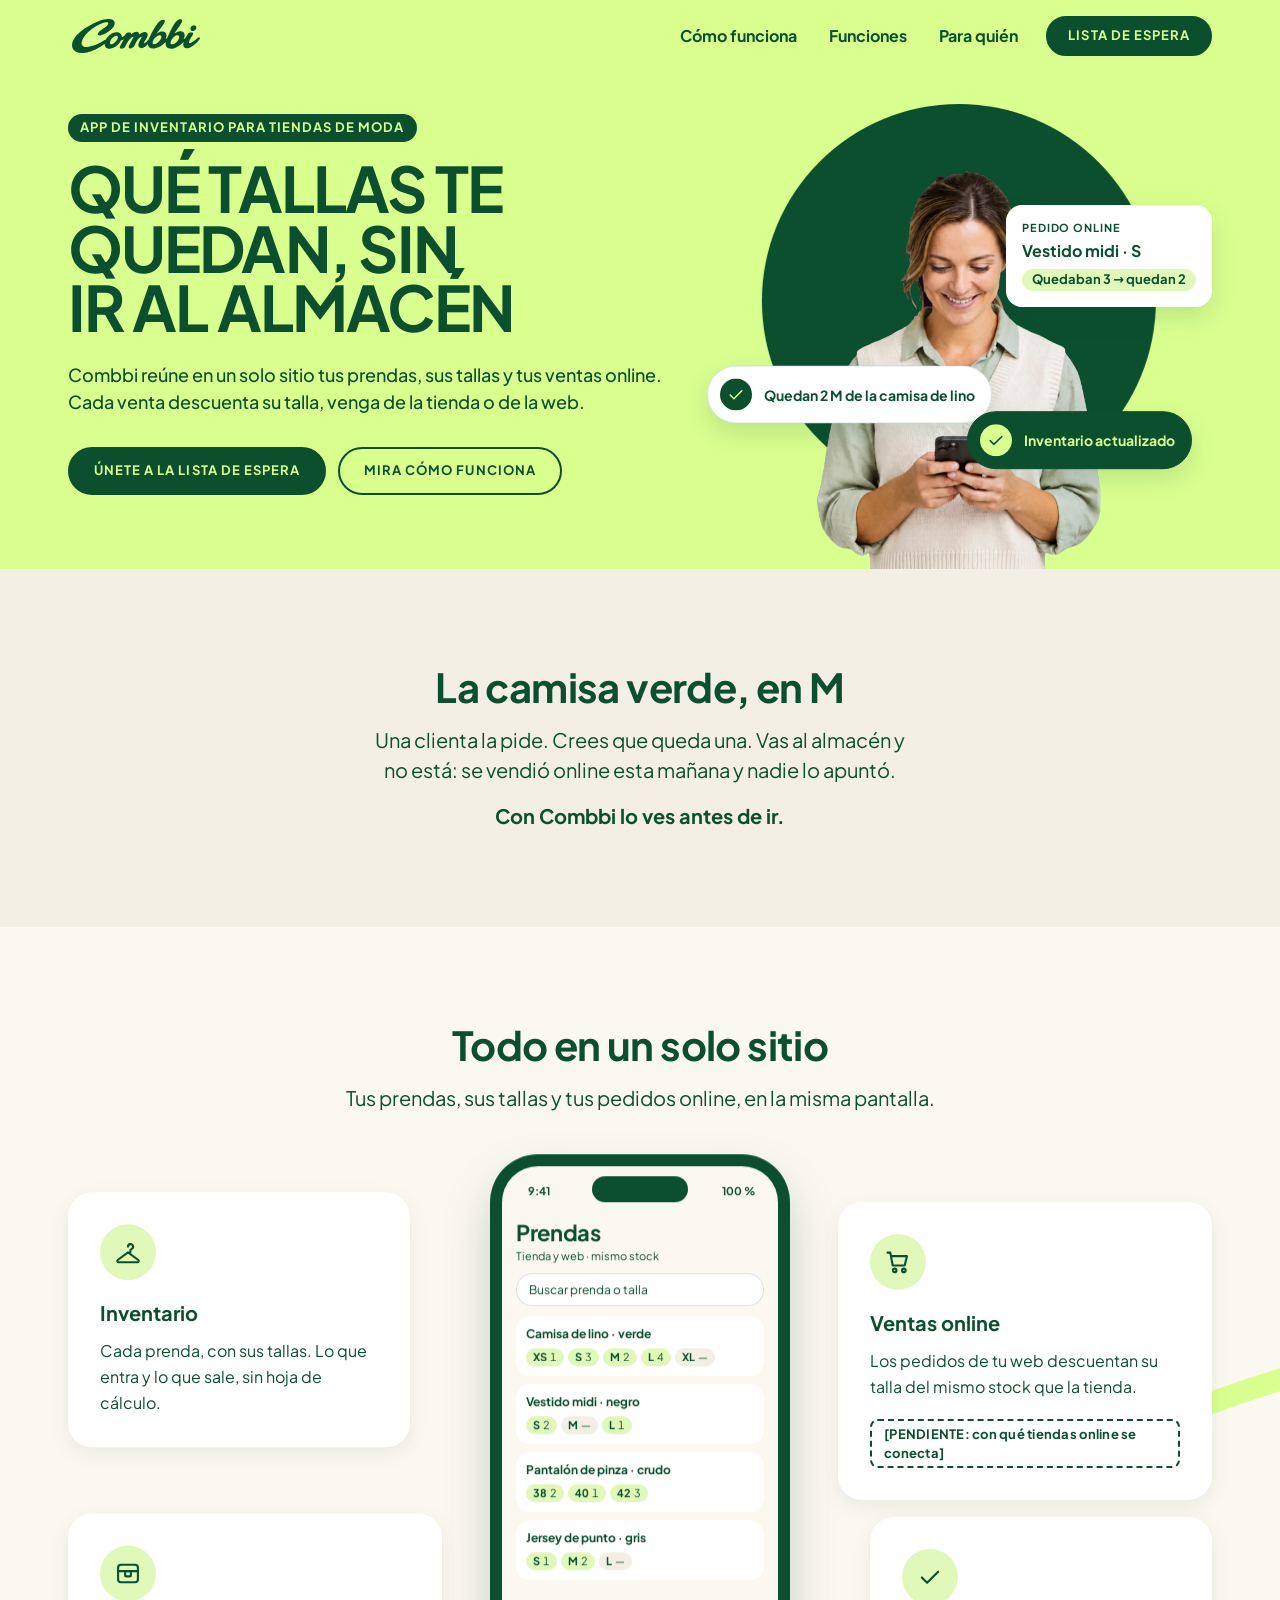
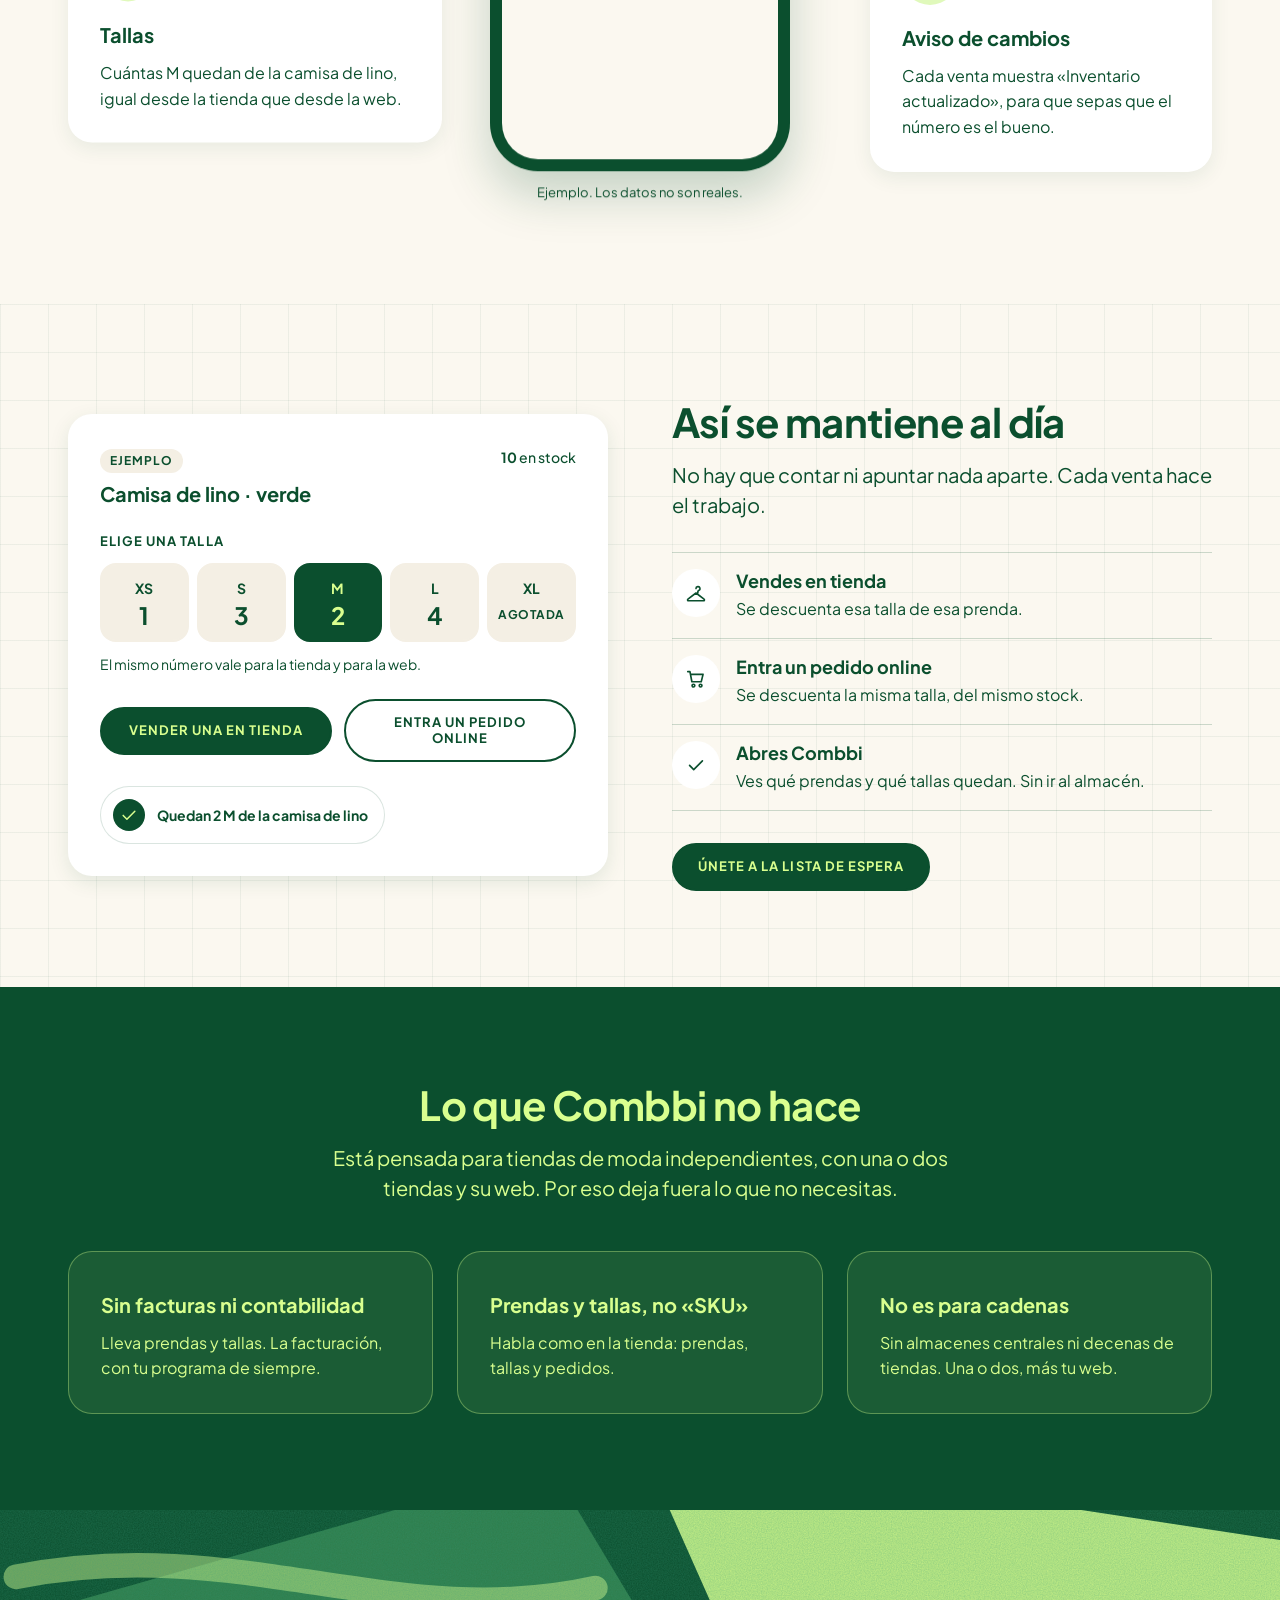
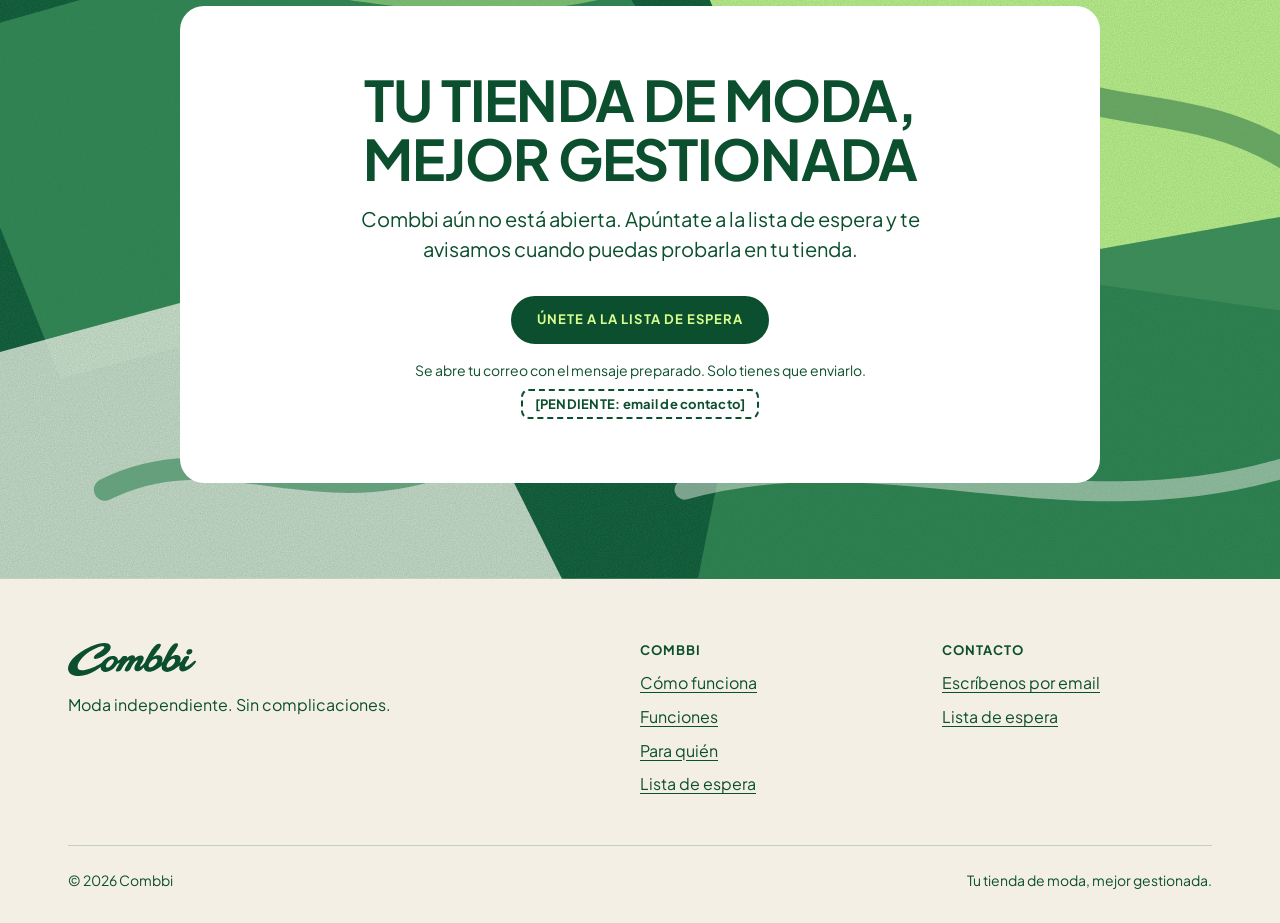
<file: index.html>
<!doctype html>
<html lang="es">
<head>
  <meta charset="utf-8">
  <meta name="viewport" content="width=device-width, initial-scale=1">
  <title>Combbi · App de inventario para tiendas de moda</title>
  <meta name="description" content="Combbi es la app de inventario para tiendas de moda independientes: ves qué prendas y qué tallas te quedan, en tienda y online, sin ir al almacén.">
  <meta name="theme-color" content="#D9FF8F">
  <!-- [PENDIENTE: dominio] Sustituye https://combbi.example por el dominio real en canonical y og:url / og:image -->
  <link rel="canonical" href="https://combbi.example/">
  <meta property="og:type" content="website">
  <meta property="og:locale" content="es_ES">
  <meta property="og:site_name" content="Combbi">
  <meta property="og:title" content="Combbi · App de inventario para tiendas de moda">
  <meta property="og:description" content="Qué tallas te quedan, sin ir al almacén. Prendas, tallas y ventas online en un solo sitio.">
  <meta property="og:url" content="https://combbi.example/">
  <meta property="og:image" content="https://combbi.example/assets/logos/combbi-wordmark-sobre-verde.png">
  <meta property="og:image:alt" content="Logotipo de Combbi en verde lima sobre fondo verde bosque">
  <meta name="twitter:card" content="summary_large_image">
  <link rel="icon" type="image/svg+xml" href="assets/logos/combbi-icono-sobre-verde.svg">
  <link rel="preload" href="assets/fuentes/plus-jakarta-sans-latin-700-normal.woff2" as="font" type="font/woff2" crossorigin>
  <link rel="preload" href="assets/fuentes/plus-jakarta-sans-latin-400-normal.woff2" as="font" type="font/woff2" crossorigin>
  <link rel="stylesheet" href="styles.css">
  <script src="script.js" defer></script>
</head>
<body>
  <a class="saltar" href="#contenido">Saltar al contenido</a>

  <header class="cabecera" id="inicio">
    <div class="contenedor cabecera__fila">
      <a class="cabecera__logo" href="#inicio">
        <img src="assets/logos/combbi-wordmark-oscuro.svg" alt="Combbi, ir al inicio" width="128" height="33">
      </a>

      <button class="menu-boton" type="button" aria-expanded="false" aria-controls="menu-principal">
        <span class="menu-boton__barras" aria-hidden="true"></span>
        <span class="menu-boton__texto">Menú</span>
      </button>

      <nav class="menu" id="menu-principal" aria-label="Principal">
        <ul class="menu__lista">
          <li><a href="#como-funciona">Cómo funciona</a></li>
          <li><a href="#funciones">Funciones</a></li>
          <li><a href="#para-quien">Para quién</a></li>
          <li><a class="boton boton--primario boton--compacto" href="#lista-de-espera">Lista de espera</a></li>
        </ul>
      </nav>
    </div>
  </header>

  <main id="contenido">

    <!-- 1. Apertura -->
    <section class="apertura" aria-labelledby="titulo-principal">
      <div class="contenedor apertura__grid">
      <div class="apertura__texto">
        <h1 id="titulo-principal" class="apertura__titulo">
          <span class="etiqueta-superior">App de inventario para tiendas de moda</span>
          <span class="display display--hero">Qué tallas te quedan, sin ir al almacén</span>
        </h1>
        <p class="apertura__apoyo">
          Combbi reúne en un solo sitio tus prendas, sus tallas y tus ventas online. Cada venta descuenta su talla, venga de la tienda o de la web.
        </p>
        <div class="acciones">
          <a class="boton boton--primario" href="#lista-de-espera">Únete a la lista de espera</a>
          <a class="boton boton--borde" href="#como-funciona">Mira cómo funciona</a>
        </div>
      </div>

      <div class="apertura__escena">
        <div class="escena" data-escena>
          <div class="escena__circulo" aria-hidden="true"></div>
          <img class="escena__persona" src="assets/fotos/duena.webp" alt="Dueña de una tienda de moda sonriendo mientras mira el stock de sus prendas en el móvil" width="996" height="1400" fetchpriority="high">

          <p class="flotante flotante--a capsula" data-profundidad="24">
            <img class="capsula__icono" src="assets/iconos/check-lima.svg" alt="" width="20" height="20">
            Quedan 2 M de la camisa de lino
          </p>
          <div class="flotante flotante--b mini" data-profundidad="36">
            <p class="mini__etiqueta">Pedido online</p>
            <p class="mini__dato">Vestido midi · S</p>
            <p class="mini__cambio">Quedaban 3 → quedan 2</p>
          </div>
          <p class="flotante flotante--c capsula capsula--oscura" data-profundidad="16">
            <img class="capsula__icono" src="assets/iconos/check-bosque.svg" alt="" width="20" height="20">
            Inventario actualizado
          </p>
        </div>
      </div>
      </div>
    </section>

    <!-- 2. La escena -->
    <section class="seccion seccion--crema" aria-labelledby="titulo-escena">
      <div class="contenedor columna-texto centrado">
        <h2 id="titulo-escena">La camisa verde, en M</h2>
        <p class="entrada">Una clienta la pide. Crees que queda una. Vas al almacén y no está: se vendió online esta mañana y nadie lo apuntó.</p>
        <p class="entrada entrada--fuerte">Con Combbi lo ves antes de ir.</p>
      </div>
    </section>

    <!-- 3. Funciones -->
    <section class="seccion seccion--funciones" id="funciones" aria-labelledby="titulo-funciones">
      <div class="contenedor">
        <div class="columna-texto centrado">
          <h2 id="titulo-funciones">Todo en un solo sitio</h2>
          <p class="entrada">Tus prendas, sus tallas y tus pedidos online, en la misma pantalla.</p>
        </div>

        <div class="escaparate">
          <svg class="escaparate__onda" viewBox="0 0 1200 480" preserveAspectRatio="none" aria-hidden="true" focusable="false">
            <path d="M-20 380 C 180 470, 330 150, 600 250 S 980 40, 1220 110" />
          </svg>

          <ul class="escaparate__lado escaparate__lado--izq">
            <li class="tarjeta tarjeta--flota" data-revelar data-profundidad="10">
              <span class="disco"><img src="assets/iconos/percha-bosque.svg" alt="" width="28" height="28"></span>
              <h3>Inventario</h3>
              <p>Cada prenda, con sus tallas. Lo que entra y lo que sale, sin hoja de cálculo.</p>
            </li>
            <li class="tarjeta tarjeta--flota" data-revelar data-profundidad="18">
              <span class="disco"><img src="assets/iconos/caja-bosque.svg" alt="" width="28" height="28"></span>
              <h3>Tallas</h3>
              <p>Cuántas M quedan de la camisa de lino, igual desde la tienda que desde la web.</p>
            </li>
          </ul>

          <figure class="movil" data-movil data-profundidad="6">
            <div class="movil__marco" role="img" aria-label="Ejemplo de la pantalla de Combbi: lista de prendas con las tallas que quedan de cada una">
              <div class="movil__isla" aria-hidden="true"></div>
              <div class="pantalla" aria-hidden="true">
                <p class="pantalla__barra"><span>9:41</span><span>100 %</span></p>
                <p class="pantalla__titulo">Prendas</p>
                <p class="pantalla__sub">Tienda y web · mismo stock</p>
                <p class="pantalla__buscar">Buscar prenda o talla</p>
                <ul class="pantalla__lista">
                <li class="pantalla__prenda" data-prenda-demo>
                  <span class="pantalla__nombre">Camisa de lino · verde</span>
                  <span class="pantalla__tallas"><span class="chip"><b>XS</b> 1</span><span class="chip"><b>S</b> 3</span><span class="chip"><b>M</b> 2</span><span class="chip"><b>L</b> 4</span><span class="chip chip--cero"><b>XL</b> —</span></span>
                </li>
                <li class="pantalla__prenda">
                  <span class="pantalla__nombre">Vestido midi · negro</span>
                  <span class="pantalla__tallas"><span class="chip"><b>S</b> 2</span><span class="chip chip--cero"><b>M</b> —</span><span class="chip"><b>L</b> 1</span></span>
                </li>
                <li class="pantalla__prenda">
                  <span class="pantalla__nombre">Pantalón de pinza · crudo</span>
                  <span class="pantalla__tallas"><span class="chip"><b>38</b> 2</span><span class="chip"><b>40</b> 1</span><span class="chip"><b>42</b> 3</span></span>
                </li>
                <li class="pantalla__prenda">
                  <span class="pantalla__nombre">Jersey de punto · gris</span>
                  <span class="pantalla__tallas"><span class="chip"><b>S</b> 1</span><span class="chip"><b>M</b> 2</span><span class="chip chip--cero"><b>L</b> —</span></span>
                </li>
                </ul>
                <p class="pantalla__aviso" data-aviso>
                  <img src="assets/iconos/check-lima.svg" alt="" width="16" height="16">
                  <span>Inventario actualizado · pedido online, M</span>
                </p>
              </div>
            </div>
            <figcaption class="movil__pie">Ejemplo. Los datos no son reales.</figcaption>
          </figure>

          <ul class="escaparate__lado escaparate__lado--der">
            <li class="tarjeta tarjeta--flota" data-revelar data-profundidad="14">
              <span class="disco"><img src="assets/iconos/carrito-bosque.svg" alt="" width="28" height="28"></span>
              <h3>Ventas online</h3>
              <p>Los pedidos de tu web descuentan su talla del mismo stock que la tienda.</p>
              <p class="pendiente">[PENDIENTE: con qué tiendas online se conecta]</p>
            </li>
            <li class="tarjeta tarjeta--flota" data-revelar data-profundidad="22">
              <span class="disco"><img src="assets/iconos/check-bosque.svg" alt="" width="28" height="28"></span>
              <h3>Aviso de cambios</h3>
              <p>Cada venta muestra «Inventario actualizado», para que sepas que el número es el bueno.</p>
            </li>
          </ul>
        </div>
      </div>
    </section>

    <!-- 4. Cómo funciona -->
    <section class="seccion seccion--rejilla" id="como-funciona" aria-labelledby="titulo-como">
      <div class="contenedor capitulo">
        <div class="capitulo__media">
    <article class="ficha" aria-labelledby="ficha-titulo">
      <div class="ficha__cabecera">
        <div>
          <p class="ficha__aviso">Ejemplo</p>
          <h2 id="ficha-titulo" class="ficha__titulo">Camisa de lino · verde</h2>
        </div>
        <p class="ficha__total"><span data-total>10</span> en stock</p>
      </div>

      <fieldset class="ficha__tallas">
        <legend>Elige una talla</legend>
        <div class="tallas" data-tallas>
          <label class="talla"><input type="radio" name="talla" value="XS"><span class="talla__nombre">XS</span><span class="talla__cantidad" data-cantidad="XS">1</span></label>
          <label class="talla"><input type="radio" name="talla" value="S"><span class="talla__nombre">S</span><span class="talla__cantidad" data-cantidad="S">3</span></label>
          <label class="talla"><input type="radio" name="talla" value="M" checked><span class="talla__nombre">M</span><span class="talla__cantidad" data-cantidad="M">2</span></label>
          <label class="talla"><input type="radio" name="talla" value="L"><span class="talla__nombre">L</span><span class="talla__cantidad" data-cantidad="L">4</span></label>
          <label class="talla"><input type="radio" name="talla" value="XL"><span class="talla__nombre">XL</span><span class="talla__cantidad" data-cantidad="XL">0</span></label>
        </div>
      </fieldset>

      <p class="ficha__nota">El mismo número vale para la tienda y para la web.</p>

      <div class="ficha__acciones">
        <button class="boton boton--primario" type="button" data-venta="tienda">Vender una en tienda</button>
        <button class="boton boton--borde" type="button" data-venta="online">Entra un pedido online</button>
        <button class="boton-texto" type="button" data-reiniciar hidden>Reiniciar ejemplo</button>
      </div>

      <p class="capsula ficha__estado" data-estado role="status" aria-live="polite">
        <img class="capsula__icono" src="assets/iconos/check-lima.svg" alt="" width="20" height="20">
        <span data-estado-texto>Quedan 2 M de la camisa de lino</span>
      </p>
    </article>
        </div>

        <div class="capitulo__texto">
          <h2 id="titulo-como">Así se mantiene al día</h2>
          <p class="entrada">No hay que contar ni apuntar nada aparte. Cada venta hace el trabajo.</p>
          <ol class="filas">
            <li class="fila">
              <span class="disco disco--pequeno"><img src="assets/iconos/percha-bosque.svg" alt="" width="22" height="22"></span>
              <div>
                <h3>Vendes en tienda</h3>
                <p>Se descuenta esa talla de esa prenda.</p>
              </div>
            </li>
            <li class="fila">
              <span class="disco disco--pequeno"><img src="assets/iconos/carrito-bosque.svg" alt="" width="22" height="22"></span>
              <div>
                <h3>Entra un pedido online</h3>
                <p>Se descuenta la misma talla, del mismo stock.</p>
              </div>
            </li>
            <li class="fila">
              <span class="disco disco--pequeno"><img src="assets/iconos/check-bosque.svg" alt="" width="22" height="22"></span>
              <div>
                <h3>Abres Combbi</h3>
                <p>Ves qué prendas y qué tallas quedan. Sin ir al almacén.</p>
              </div>
            </li>
          </ol>
          <a class="boton boton--primario" href="#lista-de-espera">Únete a la lista de espera</a>
        </div>
      </div>
    </section>

    <!-- 5. Para quién / lo que no es -->
    <section class="seccion seccion--bosque" id="para-quien" aria-labelledby="titulo-quien">
      <div class="contenedor">
        <div class="columna-texto centrado">
          <h2 id="titulo-quien">Lo que Combbi no hace</h2>
          <p class="entrada">Está pensada para tiendas de moda independientes, con una o dos tiendas y su web. Por eso deja fuera lo que no necesitas.</p>
        </div>
        <ul class="tarjetas tarjetas--oscuras">
          <li class="tarjeta tarjeta--oscura">
            <h3>Sin facturas ni contabilidad</h3>
            <p>Lleva prendas y tallas. La facturación, con tu programa de siempre.</p>
          </li>
          <li class="tarjeta tarjeta--oscura">
            <h3>Prendas y tallas, no «SKU»</h3>
            <p>Habla como en la tienda: prendas, tallas y pedidos.</p>
          </li>
          <li class="tarjeta tarjeta--oscura">
            <h3>No es para cadenas</h3>
            <p>Sin almacenes centrales ni decenas de tiendas. Una o dos, más tu web.</p>
          </li>
        </ul>
      </div>
    </section>

    <!-- 6. Cierre -->
    <section class="cierre" id="lista-de-espera" aria-labelledby="titulo-cierre">
      <div class="cierre__textura" aria-hidden="true">
        <svg viewBox="0 0 1200 600" preserveAspectRatio="xMidYMid slice" focusable="false">
          <defs>
            <filter id="grano" x="0" y="0" width="100%" height="100%">
              <feTurbulence type="fractalNoise" baseFrequency="0.9" numOctaves="2" stitchTiles="stitch" result="ruido"/>
              <feColorMatrix in="ruido" type="matrix" values="0 0 0 0 0.04  0 0 0 0 0.31  0 0 0 0 0.18  0 0 0 0.35 0"/>
              <feComposite in2="SourceGraphic" operator="in"/>
            </filter>
          </defs>
          <rect width="1200" height="600" fill="#0B4F2E"/>
          <path d="M-40 120 L520 -40 L700 260 L80 420 Z" fill="#2E7D4B"/>
          <path d="M600 -60 L1260 40 L1180 360 L760 300 Z" fill="#D9FF8F" opacity=".9"/>
          <path d="M-60 420 L380 300 L560 660 L-60 660 Z" fill="#F4EFE4" opacity=".85"/>
          <path d="M700 360 L1260 260 L1260 660 L640 660 Z" fill="#2E7D4B" opacity=".9"/>
          <path d="M300 200 L900 140 L860 420 L360 470 Z" fill="#D9FF8F" opacity=".35"/>
          <path d="M40 60 C240 20 380 110 560 70" stroke="#D9FF8F" stroke-width="22" stroke-linecap="round" fill="none" opacity=".5"/>
          <path d="M640 520 C820 470 980 560 1180 500" stroke="#F4EFE4" stroke-width="18" stroke-linecap="round" fill="none" opacity=".55"/>
          <path d="M900 120 C1000 200 1080 160 1180 220" stroke="#0B4F2E" stroke-width="26" stroke-linecap="round" fill="none" opacity=".45"/>
          <path d="M120 520 C220 470 300 540 420 500" stroke="#2E7D4B" stroke-width="20" stroke-linecap="round" fill="none" opacity=".6"/>
          <rect width="1200" height="600" fill="#ffffff" filter="url(#grano)"/>
        </svg>
      </div>

      <div class="contenedor">
        <div class="panel">
          <h2 id="titulo-cierre" class="display display--cierre">Tu tienda de moda, mejor gestionada</h2>
          <p class="entrada">Combbi aún no está abierta. Apúntate a la lista de espera y te avisamos cuando puedas probarla en tu tienda.</p>
          <div class="acciones acciones--centradas">
            <!-- [PENDIENTE: email] Añade la dirección después de "mailto:" (también en el pie) -->
            <a class="boton boton--primario" href="mailto:?subject=Lista%20de%20espera%20de%20Combbi&amp;body=Hola%2C%20quiero%20apuntarme%20a%20la%20lista%20de%20espera%20de%20Combbi.%0A%0ANombre%20de%20la%20tienda%3A%20%0ACiudad%3A%20%0AWeb%20de%20la%20tienda%3A%20">Únete a la lista de espera</a>
          </div>
          <p class="panel__nota">Se abre tu correo con el mensaje preparado. Solo tienes que enviarlo.</p>
          <p class="pendiente">[PENDIENTE: email de contacto]</p>
        </div>
      </div>
    </section>
  </main>

  <footer class="pie">
    <div class="contenedor">
      <div class="pie__columnas">
        <div>
          <img src="assets/logos/combbi-wordmark-oscuro.svg" alt="Combbi" width="128" height="33">
          <p class="pie__lema">Moda independiente. Sin complicaciones.</p>
        </div>
        <nav aria-label="Secciones">
          <h2 class="pie__titulo">Combbi</h2>
          <ul>
            <li><a href="#como-funciona">Cómo funciona</a></li>
            <li><a href="#funciones">Funciones</a></li>
            <li><a href="#para-quien">Para quién</a></li>
            <li><a href="#lista-de-espera">Lista de espera</a></li>
          </ul>
        </nav>
        <div>
          <h2 class="pie__titulo">Contacto</h2>
          <ul>
            <li><a href="mailto:?subject=Combbi">Escríbenos por email</a></li>
            <li><a href="#lista-de-espera">Lista de espera</a></li>
          </ul>
        </div>
      </div>
      <div class="pie__legal">
        <p>© <span data-anio>2026</span> Combbi</p>
        <p>Tu tienda de moda, mejor gestionada.</p>
      </div>
    </div>
  </footer>
</body>
</html>
</file>
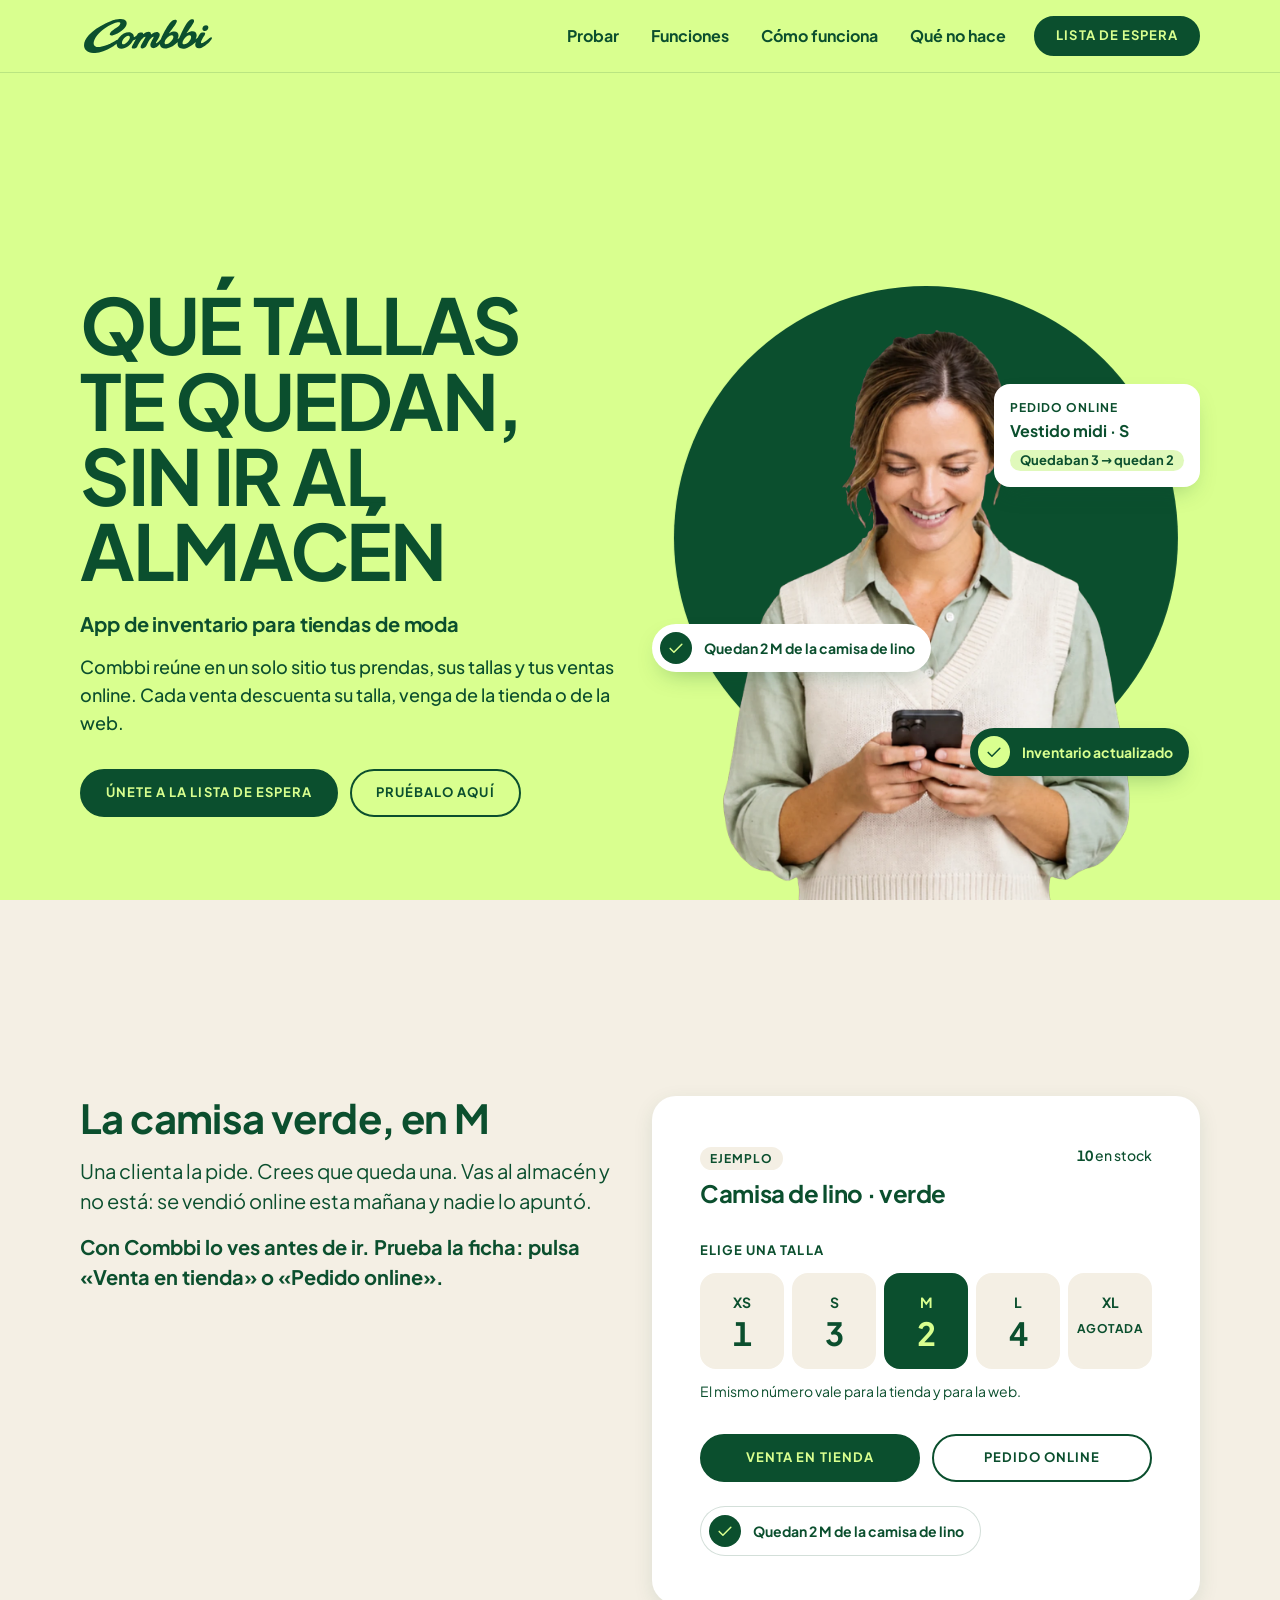
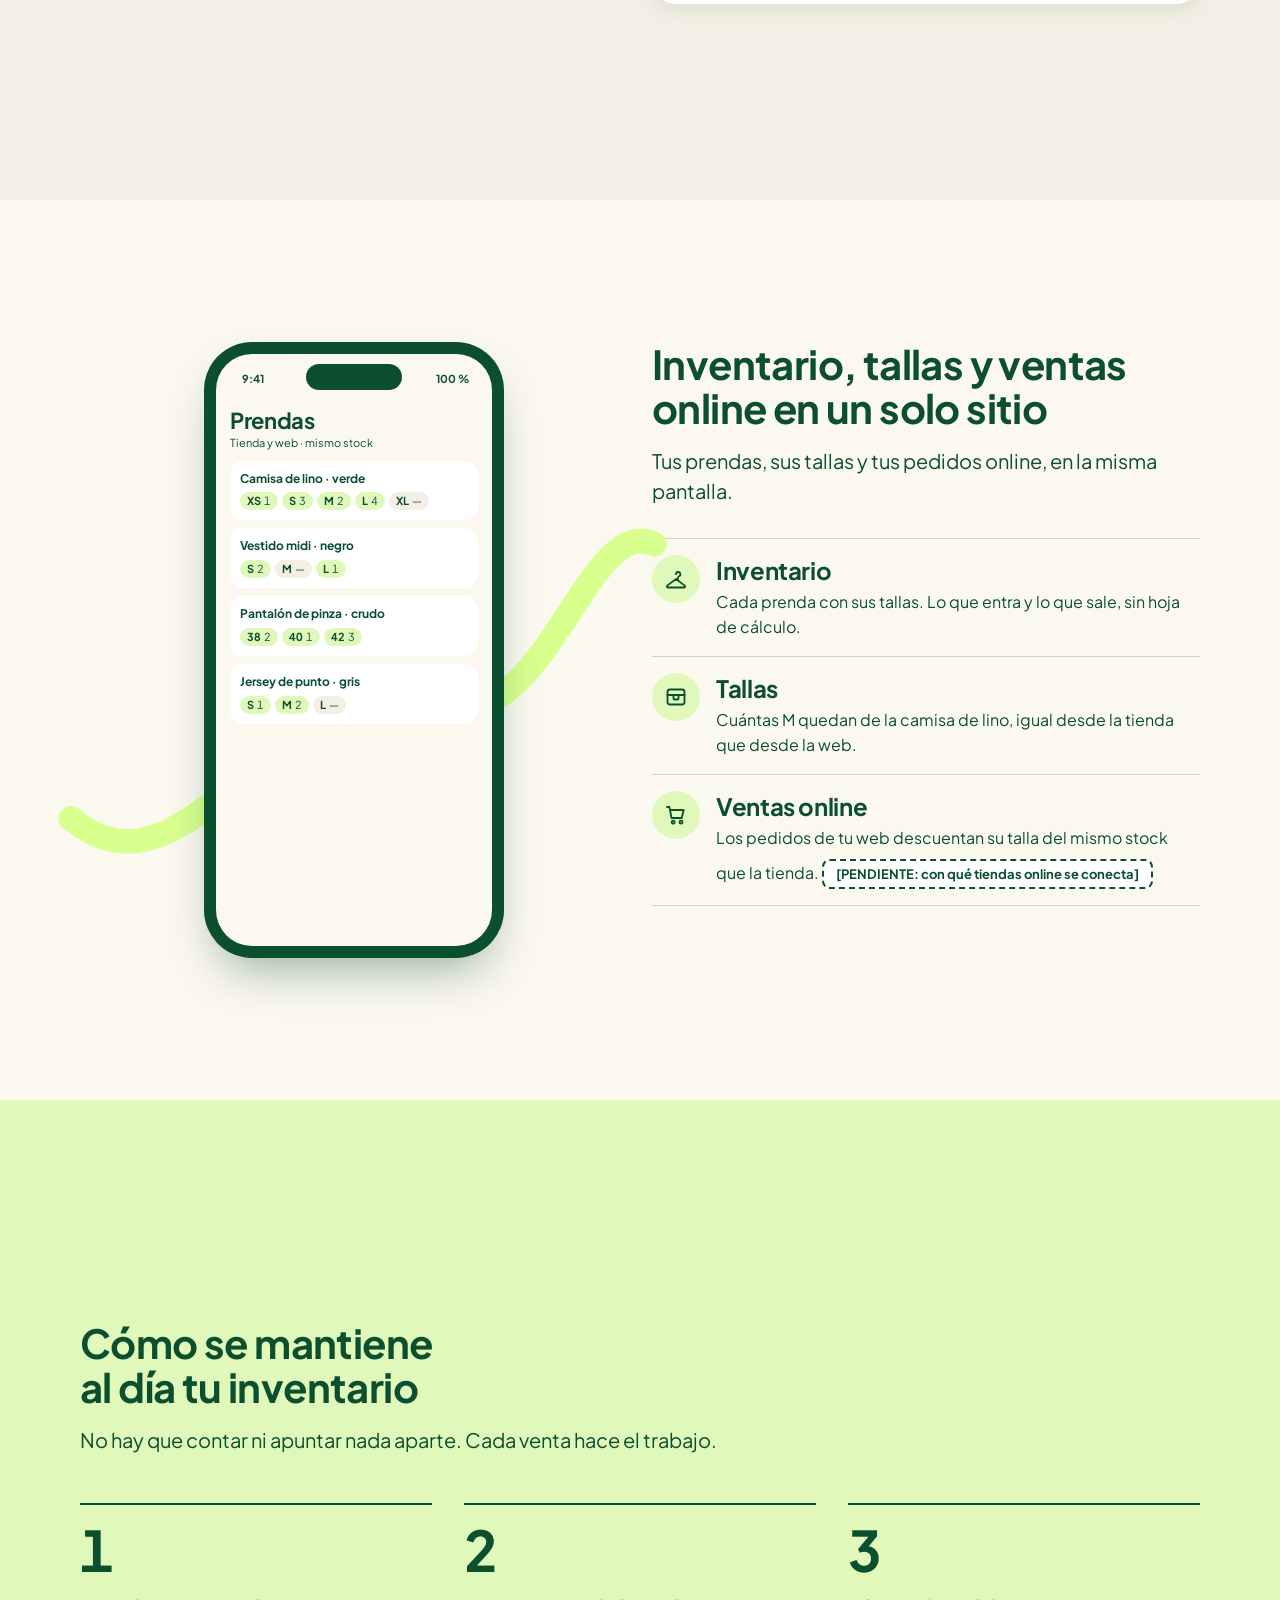
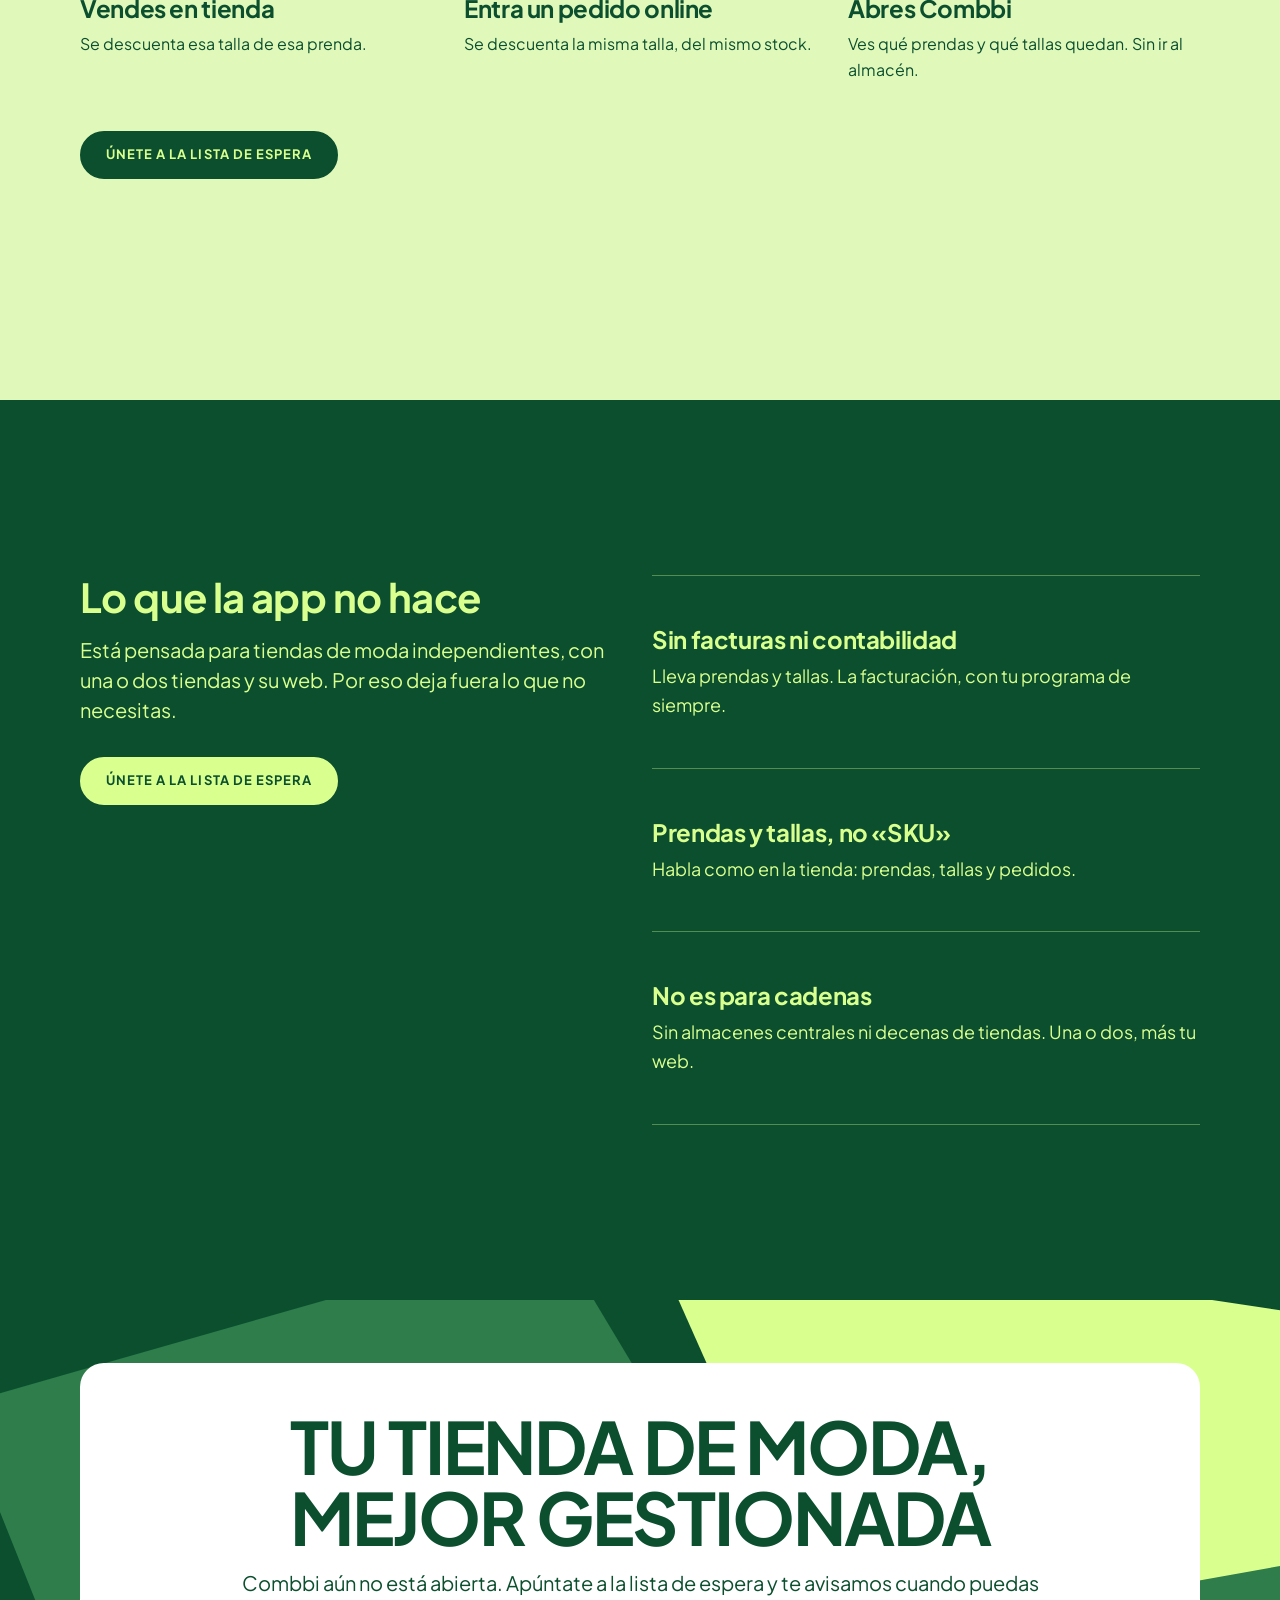
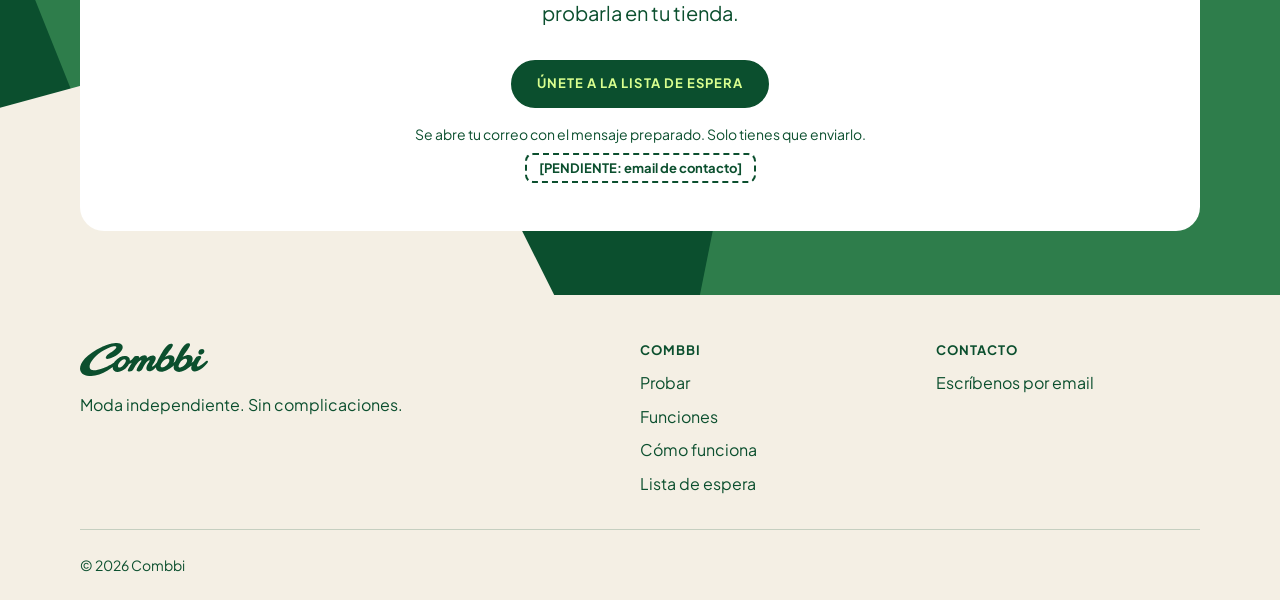
<file: v2/index.html>
<!doctype html>
<html lang="es" data-type="software">
<head>
  <meta charset="utf-8">
  <meta name="viewport" content="width=device-width, initial-scale=1, viewport-fit=cover">
  <meta name="page-type" content="software">
  <meta name="site-kind" content="software">
  <title>Combbi: app de inventario para tiendas de moda</title>
  <meta name="description" content="Ves qué prendas y qué tallas te quedan, en tienda y online, sin ir al almacén. Combbi abre pronto a las primeras tiendas de moda independientes.">
  <meta name="theme-color" content="#D9FF8F">
  <!-- [PENDIENTE: dominio] Cuando exista, activar el canonical y cambiar las URL de og:url y og:image
  <link rel="canonical" href="https://DOMINIO/">
  -->
  <meta property="og:type" content="website">
  <meta property="og:locale" content="es_ES">
  <meta property="og:site_name" content="Combbi">
  <meta property="og:title" content="Combbi: app de inventario para tiendas de moda">
  <meta property="og:description" content="Qué tallas te quedan, sin ir al almacén. Prendas, tallas y ventas online en un solo sitio.">
  <meta property="og:image" content="assets/logos/combbi-wordmark-sobre-verde.png">
  <meta property="og:image:alt" content="Logotipo de Combbi en verde lima sobre fondo verde bosque">
  <meta name="twitter:card" content="summary_large_image">
  <link rel="icon" type="image/svg+xml" href="assets/logos/combbi-icono-sobre-verde.svg">
  <link rel="preload" href="assets/fuentes/plus-jakarta-sans-latin-700-normal.woff2" as="font" type="font/woff2" crossorigin>
  <link rel="preload" href="assets/fotos/duena.webp" as="image" type="image/webp">
  <link rel="stylesheet" href="styles.css">
  <script src="script.js" defer></script>
</head>
<body>
  <header class="nav" id="inicio">
    <div class="wrap nav__fila">
      <a class="saltar" href="#contenido">Saltar al contenido</a>
      <a class="nav__logo" href="#inicio">
        <img src="assets/logos/combbi-wordmark-oscuro.svg" alt="Combbi, ir al inicio" width="128" height="33">
      </a>

      <a class="btn btn--primario btn--compacto nav__cta" href="#lista-de-espera">Lista de espera</a>

      <button class="nav__boton" type="button" aria-expanded="false" aria-controls="menu-principal">
        <span class="nav__barras" aria-hidden="true"></span>
        <span class="nav__boton-texto">Menú</span>
      </button>

      <nav class="menu" id="menu-principal" aria-label="Principal">
        <ul class="menu__lista">
          <li><a class="enlace" href="#probar">Probar</a></li>
          <li><a class="enlace" href="#funciones">Funciones</a></li>
          <li><a class="enlace" href="#como-funciona">Cómo funciona</a></li>
          <li><a class="enlace" href="#limites">Qué no hace</a></li>
          <li class="menu__cta"><a class="btn btn--primario btn--compacto" href="#lista-de-espera">Lista de espera</a></li>
        </ul>
      </nav>
    </div>
  </header>

  <main id="contenido">

    <!-- 1. Apertura -->
    <section class="hero" data-enter aria-labelledby="titulo-principal">
      <div class="wrap hero__rejilla">
        <div class="hero__texto hero-text">
          <h1 id="titulo-principal" class="hero__h1">
            <span class="display">Qué tallas te quedan, sin ir al almacén</span>
            <span class="hero__sub">App de inventario para tiendas de moda</span>
          </h1>
          <p class="hero__lead">Combbi reúne en un solo sitio tus prendas, sus tallas y tus ventas online. Cada venta descuenta su talla, venga de la tienda o de la web.</p>
          <div class="acciones">
            <a class="btn btn--primario" href="#lista-de-espera">Únete a la lista de espera</a>
            <a class="btn btn--borde" href="#probar">Pruébalo aquí</a>
          </div>
        </div>

        <div class="escena">
          <div class="escena__disco" aria-hidden="true"></div>
          <img class="escena__persona" src="assets/fotos/duena.webp" alt="Dueña de una tienda de moda sonriendo mientras mira el stock de sus prendas en el móvil" width="996" height="1400" fetchpriority="high">

          <p class="chip chip--a">
            <img class="chip__icono" src="assets/iconos/check-lima.svg" alt="" width="20" height="20">
            Quedan 2 M de la camisa de lino
          </p>
          <div class="nota chip--b">
            <p class="nota__etiqueta">Pedido online</p>
            <p class="nota__dato">Vestido midi · S</p>
            <p class="nota__cambio">Quedaban 3 → quedan 2</p>
          </div>
          <p class="chip chip--c chip--oscuro">
            <img class="chip__icono" src="assets/iconos/check-bosque.svg" alt="" width="20" height="20">
            Inventario actualizado
          </p>
        </div>
      </div>
    </section>

    <!-- 2. Probar: la escena y la ficha -->
    <section class="seccion seccion--crema" id="probar" aria-labelledby="titulo-escena">
      <div class="wrap dos">
        <div class="dos__texto">
          <h2 id="titulo-escena">La camisa verde, en M</h2>
          <p class="entrada">Una clienta la pide. Crees que queda una. Vas al almacén y no está: se vendió online esta mañana y nadie lo apuntó.</p>
          <p class="entrada entrada--fuerte">Con Combbi lo ves antes de ir. Prueba la ficha: pulsa «Venta en tienda» o «Pedido online».</p>
        </div>

        <article class="ficha" data-ui data-visual aria-labelledby="ficha-titulo">
          <div class="ficha__cabecera">
            <div>
              <p class="ficha__aviso">Ejemplo</p>
              <h3 id="ficha-titulo" class="ficha__titulo">Camisa de lino · verde</h3>
            </div>
            <p class="ficha__total"><span data-total>10</span> en stock</p>
          </div>

          <fieldset class="ficha__tallas">
            <legend>Elige una talla</legend>
            <div class="tallas" data-tallas>
              <label class="talla"><input type="radio" name="talla" value="XS"><span class="talla__nombre">XS</span><span class="talla__cantidad" data-cantidad="XS">1</span></label>
              <label class="talla"><input type="radio" name="talla" value="S"><span class="talla__nombre">S</span><span class="talla__cantidad" data-cantidad="S">3</span></label>
              <label class="talla"><input type="radio" name="talla" value="M" checked><span class="talla__nombre">M</span><span class="talla__cantidad" data-cantidad="M">2</span></label>
              <label class="talla"><input type="radio" name="talla" value="L"><span class="talla__nombre">L</span><span class="talla__cantidad" data-cantidad="L">4</span></label>
              <label class="talla"><input type="radio" name="talla" value="XL"><span class="talla__nombre">XL</span><span class="talla__cantidad" data-cantidad="XL">0</span></label>
            </div>
          </fieldset>

          <p class="ficha__nota">El mismo número vale para la tienda y para la web.</p>

          <div class="ficha__acciones">
            <button class="btn btn--primario" type="button" data-venta="tienda">Venta en tienda</button>
            <button class="btn btn--borde" type="button" data-venta="online">Pedido online</button>
            <button class="enlace enlace--boton" type="button" data-reiniciar hidden>Reiniciar ejemplo</button>
          </div>

          <p class="chip ficha__estado" data-estado role="status" aria-live="polite">
            <img class="chip__icono" src="assets/iconos/check-lima.svg" alt="" width="20" height="20">
            <span data-estado-texto>Quedan 2 M de la camisa de lino</span>
          </p>
        </article>
      </div>
    </section>

    <!-- 3. Funciones: el móvil -->
    <section class="seccion" id="funciones" aria-labelledby="titulo-funciones">
      <div class="wrap dos dos--movil">
        <figure class="movil" data-movil>
          <svg class="movil__onda" viewBox="0 0 600 600" aria-hidden="true" focusable="false">
            <path d="M-20 470 C 120 590, 250 250, 380 330 S 560 120, 640 160"/>
          </svg>
          <div class="movil__marco" role="img" aria-label="Ejemplo de la pantalla de Combbi: lista de prendas con las tallas que quedan de cada una">
            <div class="movil__isla" aria-hidden="true"></div>
            <div class="pantalla" aria-hidden="true">
              <p class="pantalla__barra"><span>9:41</span><span>100 %</span></p>
              <p class="pantalla__titulo">Prendas</p>
              <p class="pantalla__sub">Tienda y web · mismo stock</p>
              <ul class="pantalla__lista">
                <li class="pantalla__prenda" data-prenda-demo>
                  <span class="pantalla__nombre">Camisa de lino · verde</span>
                  <span class="pantalla__tallas">
                    <span class="mini"><b>XS</b> 1</span><span class="mini"><b>S</b> 3</span><span class="mini" data-mini-m><b>M</b> 2</span><span class="mini"><b>L</b> 4</span><span class="mini mini--cero"><b>XL</b> —</span>
                  </span>
                </li>
                <li class="pantalla__prenda">
                  <span class="pantalla__nombre">Vestido midi · negro</span>
                  <span class="pantalla__tallas"><span class="mini"><b>S</b> 2</span><span class="mini mini--cero"><b>M</b> —</span><span class="mini"><b>L</b> 1</span></span>
                </li>
                <li class="pantalla__prenda">
                  <span class="pantalla__nombre">Pantalón de pinza · crudo</span>
                  <span class="pantalla__tallas"><span class="mini"><b>38</b> 2</span><span class="mini"><b>40</b> 1</span><span class="mini"><b>42</b> 3</span></span>
                </li>
                <li class="pantalla__prenda">
                  <span class="pantalla__nombre">Jersey de punto · gris</span>
                  <span class="pantalla__tallas"><span class="mini"><b>S</b> 1</span><span class="mini"><b>M</b> 2</span><span class="mini mini--cero"><b>L</b> —</span></span>
                </li>
              </ul>
              <p class="pantalla__aviso" data-aviso>
                <img src="assets/iconos/check-lima.svg" alt="" width="16" height="16">
                <span>Inventario actualizado · pedido online, M</span>
              </p>
            </div>
          </div>
        </figure>

        <div class="dos__texto">
          <h2 id="titulo-funciones">Inventario, tallas y ventas online en un solo sitio</h2>
          <p class="entrada">Tus prendas, sus tallas y tus pedidos online, en la misma pantalla.</p>
          <ul class="filas">
            <li class="fila">
              <span class="disco"><img src="assets/iconos/percha-bosque.svg" alt="" width="24" height="24"></span>
              <div>
                <h3>Inventario</h3>
                <p>Cada prenda con sus tallas. Lo que entra y lo que sale, sin hoja de cálculo.</p>
              </div>
            </li>
            <li class="fila">
              <span class="disco"><img src="assets/iconos/caja-bosque.svg" alt="" width="24" height="24"></span>
              <div>
                <h3>Tallas</h3>
                <p>Cuántas M quedan de la camisa de lino, igual desde la tienda que desde la web.</p>
              </div>
            </li>
            <li class="fila">
              <span class="disco"><img src="assets/iconos/carrito-bosque.svg" alt="" width="24" height="24"></span>
              <div>
                <h3>Ventas online</h3>
                <p>Los pedidos de tu web descuentan su talla del mismo stock que la tienda. <span class="pendiente">[PENDIENTE: con qué tiendas online se conecta]</span></p>
              </div>
            </li>
          </ul>
        </div>
      </div>
    </section>

    <!-- 4. Cómo funciona -->
    <section class="seccion seccion--suave" id="como-funciona" aria-labelledby="titulo-como">
      <div class="wrap">
        <div class="cabecera-seccion">
          <h2 id="titulo-como">Cómo se mantiene al día tu inventario</h2>
          <p class="entrada">No hay que contar ni apuntar nada aparte. Cada venta hace el trabajo.</p>
        </div>
        <ol class="pasos">
          <li class="paso">
            <p class="paso__num" aria-hidden="true">1</p>
            <h3>Vendes en tienda</h3>
            <p>Se descuenta esa talla de esa prenda.</p>
          </li>
          <li class="paso">
            <p class="paso__num" aria-hidden="true">2</p>
            <h3>Entra un pedido online</h3>
            <p>Se descuenta la misma talla, del mismo stock.</p>
          </li>
          <li class="paso">
            <p class="paso__num" aria-hidden="true">3</p>
            <h3>Abres Combbi</h3>
            <p>Ves qué prendas y qué tallas quedan. Sin ir al almacén.</p>
          </li>
        </ol>
        <a class="btn btn--primario" href="#lista-de-espera">Únete a la lista de espera</a>
      </div>
    </section>

    <!-- 5. Lo que no hace -->
    <section class="seccion seccion--bosque" id="limites" aria-labelledby="titulo-limites">
      <div class="wrap dos dos--limites">
        <div class="dos__texto">
          <h2 id="titulo-limites">Lo que la app no hace</h2>
          <p class="entrada">Está pensada para tiendas de moda independientes, con una o dos tiendas y su web. Por eso deja fuera lo que no necesitas.</p>
          <a class="btn btn--lima" href="#lista-de-espera">Únete a la lista de espera</a>
        </div>
        <ul class="lista-limites">
          <li>
            <h3>Sin facturas ni contabilidad</h3>
            <p>Lleva prendas y tallas. La facturación, con tu programa de siempre.</p>
          </li>
          <li>
            <h3>Prendas y tallas, no «SKU»</h3>
            <p>Habla como en la tienda: prendas, tallas y pedidos.</p>
          </li>
          <li>
            <h3>No es para cadenas</h3>
            <p>Sin almacenes centrales ni decenas de tiendas. Una o dos, más tu web.</p>
          </li>
        </ul>
      </div>
    </section>

  </main>

  <footer class="pie closing">
    <!-- 6. Cierre -->
    <div class="cierre" id="lista-de-espera">
      <svg class="cierre__formas" viewBox="0 0 1200 600" preserveAspectRatio="xMidYMid slice" aria-hidden="true" focusable="false">
        <rect width="1200" height="600" fill="#0B4F2E"/>
        <path d="M-40 120 L520 -40 L700 260 L80 420 Z" fill="#2E7D4B"/>
        <path d="M600 -60 L1260 40 L1180 360 L760 300 Z" fill="#D9FF8F"/>
        <path d="M-60 420 L380 300 L560 660 L-60 660 Z" fill="#F4EFE4"/>
        <path d="M700 360 L1260 260 L1260 660 L640 660 Z" fill="#2E7D4B"/>
        <path d="M300 200 L900 140 L860 420 L360 470 Z" fill="#E0F9BB" opacity=".35"/>
      </svg>

      <div class="wrap">
        <div class="panel">
          <h2 id="titulo-cierre" class="display display--cierre">Tu tienda de moda, mejor gestionada</h2>
          <p class="entrada">Combbi aún no está abierta. Apúntate a la lista de espera y te avisamos cuando puedas probarla en tu tienda.</p>
          <div class="acciones acciones--centro">
            <!-- [PENDIENTE: email] Añade la dirección después de "mailto:" (también en el pie) -->
            <a class="btn btn--primario" href="mailto:?subject=Lista%20de%20espera%20de%20Combbi&amp;body=Hola%2C%20quiero%20apuntarme%20a%20la%20lista%20de%20espera%20de%20Combbi.%0A%0ANombre%20de%20la%20tienda%3A%20%0ACiudad%3A%20%0AWeb%20de%20la%20tienda%3A%20">Únete a la lista de espera</a>
          </div>
          <p class="panel__nota">Se abre tu correo con el mensaje preparado. Solo tienes que enviarlo.</p>
          <p class="pendiente">[PENDIENTE: email de contacto]</p>
        </div>
      </div>
    </div>
    <div class="pie__directorio">
    <div class="wrap">
      <div class="pie__columnas">
        <div>
          <img src="assets/logos/combbi-wordmark-oscuro.svg" alt="Combbi" width="128" height="33">
          <p class="pie__lema">Moda independiente. Sin complicaciones.</p>
        </div>
        <nav aria-label="Secciones">
          <h3 class="pie__titulo">Combbi</h3>
          <ul>
            <li><a class="enlace" href="#probar">Probar</a></li>
            <li><a class="enlace" href="#funciones">Funciones</a></li>
            <li><a class="enlace" href="#como-funciona">Cómo funciona</a></li>
            <li><a class="enlace" href="#lista-de-espera">Lista de espera</a></li>
          </ul>
        </nav>
        <div>
          <h3 class="pie__titulo">Contacto</h3>
          <ul>
            <li><a class="enlace" href="mailto:?subject=Combbi">Escríbenos por email</a></li>
          </ul>
        </div>
      </div>
      <div class="pie__legal">
        <p>© <span data-anio>2026</span> Combbi</p>
      </div>
    </div>
    </div>
  </footer>
</body>
</html>
</file>
<file: styles.css>
/* =========================================================
   Combbi · estilos
   Tokens: design.md (colores, tipografía, esquinas, espaciado)
   Estructura de página: inspirada en wise.com-DESIGN.md
   ========================================================= */

@font-face {
  font-family: "Plus Jakarta Sans";
  src: url("assets/fuentes/plus-jakarta-sans-latin-400-normal.woff2") format("woff2");
  font-weight: 400;
  font-style: normal;
  font-display: swap;
}
@font-face {
  font-family: "Plus Jakarta Sans";
  src: url("assets/fuentes/plus-jakarta-sans-latin-500-normal.woff2") format("woff2");
  font-weight: 500;
  font-style: normal;
  font-display: swap;
}
@font-face {
  font-family: "Plus Jakarta Sans";
  src: url("assets/fuentes/plus-jakarta-sans-latin-700-normal.woff2") format("woff2");
  font-weight: 600 700;
  font-style: normal;
  font-display: swap;
}

:root {
  /* Colores de marca */
  --bosque: #0B4F2E;
  --hoja: #2E7D4B;
  --lima: #D9FF8F;
  --crema: #F4EFE4;
  --blanco: #FFFFFF;
  /* Tonos de apoyo */
  --lima-suave: #E0F9BB;
  --fondo: #FBF8F0;

  /* Tipografía */
  --fuente: "Plus Jakarta Sans", system-ui, -apple-system, "Segoe UI", sans-serif;

  /* Esquinas */
  --r-sm: 8px;
  --r-md: 16px;
  --r-lg: 20px;
  --r-xl: 24px;
  --r-full: 9999px;

  /* Espaciado (escala de 4 px) */
  --e-1: 4px;
  --e-2: 8px;
  --e-3: 12px;
  --e-4: 16px;
  --e-6: 24px;
  --e-8: 32px;
  --e-12: 48px;
  --e-16: 64px;
  --e-24: 96px;

  --gutter: var(--e-4);
  --seccion: var(--e-16);
  --cabecera: 72px;
}

@media (min-width: 768px) {
  :root { --gutter: var(--e-8); --seccion: var(--e-24); }
}
@media (min-width: 1200px) {
  :root { --gutter: var(--e-12); }
}

/* ---------- Base ---------- */
*,
*::before,
*::after { box-sizing: border-box; }

html {
  scroll-behavior: smooth;
  scroll-padding-top: calc(var(--cabecera) + var(--e-4));
  -webkit-text-size-adjust: 100%;
}

body {
  margin: 0;
  background: var(--fondo);
  color: var(--bosque);
  font-family: var(--fuente);
  font-size: 16px;
  font-weight: 400;
  line-height: 1.6;
  overflow-x: hidden;
}

img, svg { display: block; max-width: 100%; }

h1, h2, h3, p, ul, ol, figure, fieldset { margin: 0; }
ul, ol { padding: 0; list-style: none; }

h2 {
  font-size: clamp(28px, 2vw + 20px, 40px);
  font-weight: 700;
  line-height: 1.1;
  letter-spacing: -0.015em;
}
h3 {
  font-size: 20px;
  font-weight: 600;
  line-height: 1.3;
}

a { color: inherit; }

:focus-visible {
  outline: 3px solid var(--bosque);
  outline-offset: 3px;
  border-radius: var(--r-sm);
}
.seccion--bosque :focus-visible { outline-color: var(--lima); }

.saltar {
  position: absolute;
  left: var(--e-4);
  top: -100px;
  z-index: 100;
  padding: var(--e-3) var(--e-6);
  background: var(--bosque);
  color: var(--lima);
  border-radius: var(--r-full);
  font-weight: 700;
  text-decoration: none;
}
.saltar:focus { top: var(--e-4); }

.contenedor {
  width: 100%;
  max-width: 1240px;
  margin-inline: auto;
  padding-inline: var(--gutter);
}

.centrado { text-align: center; margin-inline: auto; }
.columna-texto { max-width: 640px; }

/* Datos que faltan: visibles a propósito */
.pendiente {
  display: inline-block;
  margin-top: var(--e-2);
  padding: var(--e-1) var(--e-3);
  background: var(--blanco);
  color: var(--bosque);
  border: 2px dashed var(--bosque);
  border-radius: var(--r-sm);
  font-size: 13px;
  font-weight: 700;
  line-height: 1.4;
  letter-spacing: 0.02em;
}

/* ---------- Botones (píldora) ---------- */
.boton {
  display: inline-flex;
  align-items: center;
  justify-content: center;
  min-height: 48px;
  padding: 14px 24px;
  border: 2px solid var(--bosque);
  border-radius: var(--r-full);
  font-family: inherit;
  font-size: 13px;
  font-weight: 700;
  line-height: 1.2;
  letter-spacing: 0.08em;
  text-transform: uppercase;
  text-decoration: none;
  text-align: center;
  cursor: pointer;
  transition: background-color .15s ease-in-out, color .15s ease-in-out;
}
.boton--primario { background: var(--bosque); color: var(--lima); }
.boton--primario:hover { background: var(--lima); color: var(--bosque); }
.boton--borde { background: transparent; color: var(--bosque); }
.boton--borde:hover { background: var(--bosque); color: var(--lima); }
.boton--compacto { min-height: 40px; padding: 10px 20px; }
.boton:disabled {
  cursor: not-allowed;
  background: var(--crema);
  color: var(--bosque);
  border-color: var(--crema);
  opacity: .8;
}

.boton-texto {
  background: none;
  border: 0;
  padding: var(--e-2);
  color: var(--bosque);
  font: inherit;
  font-weight: 700;
  text-decoration: underline;
  text-underline-offset: 3px;
  cursor: pointer;
}

.acciones {
  display: flex;
  flex-wrap: wrap;
  gap: var(--e-3);
  margin-top: var(--e-8);
}
.acciones--centradas { justify-content: center; }

/* ---------- Cabecera ---------- */
.cabecera {
  position: sticky;
  top: 0;
  z-index: 50;
  background: var(--lima);
  transition: box-shadow .2s ease;
}
.cabecera.con-sombra { box-shadow: 0 1px 0 rgba(11, 79, 46, .15); }

.cabecera__fila {
  display: flex;
  align-items: center;
  justify-content: space-between;
  min-height: var(--cabecera);
}
.cabecera__logo { display: inline-block; padding: var(--e-1); }
.cabecera__logo img { width: 112px; height: auto; }

.menu-boton {
  display: inline-flex;
  align-items: center;
  gap: var(--e-2);
  min-height: 44px;
  padding: var(--e-2) var(--e-4);
  background: transparent;
  color: var(--bosque);
  border: 2px solid var(--bosque);
  border-radius: var(--r-full);
  font: inherit;
  font-size: 13px;
  font-weight: 700;
  letter-spacing: 0.08em;
  text-transform: uppercase;
  cursor: pointer;
}
.menu-boton__barras,
.menu-boton__barras::before,
.menu-boton__barras::after {
  display: block;
  width: 18px;
  height: 2px;
  background: currentColor;
  border-radius: 2px;
  transition: transform .2s ease, opacity .2s ease;
}
.menu-boton__barras { position: relative; }
.menu-boton__barras::before,
.menu-boton__barras::after { content: ""; position: absolute; left: 0; }
.menu-boton__barras::before { top: -6px; }
.menu-boton__barras::after { top: 6px; }
.menu-boton[aria-expanded="true"] .menu-boton__barras { background: transparent; }
.menu-boton[aria-expanded="true"] .menu-boton__barras::before { transform: translateY(6px) rotate(45deg); }
.menu-boton[aria-expanded="true"] .menu-boton__barras::after { transform: translateY(-6px) rotate(-45deg); }

.menu {
  position: absolute;
  top: 100%;
  left: 0;
  right: 0;
  background: var(--lima);
  border-top: 1px solid rgba(11, 79, 46, .15);
  box-shadow: 0 12px 20px rgba(11, 79, 46, .12);
  display: none;
}
.menu.abierto { display: block; }

.menu__lista {
  display: flex;
  flex-direction: column;
  gap: var(--e-1);
  padding: var(--e-4) var(--gutter) var(--e-6);
}
.menu__lista a:not(.boton) {
  display: block;
  padding: var(--e-3) var(--e-4);
  border-radius: var(--r-full);
  font-size: 18px;
  font-weight: 600;
  text-decoration: none;
}
.menu__lista a:not(.boton):hover { background: rgba(11, 79, 46, .1); }
.menu__lista .boton { margin-top: var(--e-2); width: 100%; }

@media (min-width: 900px) {
  .menu-boton { display: none; }
  .menu {
    position: static;
    display: block;
    border: 0;
    box-shadow: none;
    background: transparent;
  }
  .menu__lista {
    flex-direction: row;
    align-items: center;
    gap: var(--e-2);
    padding: 0;
  }
  .menu__lista a:not(.boton) { font-size: 16px; padding: var(--e-2) var(--e-3); }
  .menu__lista .boton { margin: 0 0 0 var(--e-2); width: auto; }
  .cabecera__logo img { width: 128px; }
}

/* ---------- Apertura ---------- */
.apertura {
  background: var(--lima);
  padding-top: var(--e-12);
  padding-bottom: 0;
  overflow: hidden;
}
.apertura__texto {
  max-width: 1080px;
  text-align: center;
}
.apertura__titulo { display: flex; flex-direction: column; align-items: center; gap: var(--e-4); }

.etiqueta-superior {
  display: inline-block;
  padding: 6px 12px;
  background: var(--bosque);
  color: var(--lima);
  border-radius: var(--r-full);
  font-size: 13px;
  font-weight: 700;
  line-height: 1.2;
  letter-spacing: 0.08em;
  text-transform: uppercase;
}

.display {
  display: block;
  font-size: clamp(36px, 6vw + 8px, 56px);
  font-weight: 700;
  line-height: 1.05;
  letter-spacing: -0.02em;
  text-transform: uppercase;
  text-wrap: balance;
}

.apertura__apoyo {
  max-width: 600px;
  margin: var(--e-6) auto 0;
  font-size: 18px;
  font-weight: 500;
  line-height: 1.5;
}
.apertura .acciones { justify-content: center; }

@media (min-width: 1024px) {
  .apertura { padding-top: var(--e-8); }
  .apertura__grid {
    display: grid;
    grid-template-columns: minmax(0, 1.2fr) minmax(0, 1fr);
    align-items: end;
    gap: var(--e-8);
  }
  .apertura__texto {
    max-width: none;
    align-self: center;
    padding-bottom: var(--e-16);
    text-align: left;
  }
  .apertura__titulo { align-items: flex-start; }
  .apertura .display--hero { font-size: clamp(48px, 4.9vw, 76px); }
  .apertura__apoyo { margin-left: 0; margin-right: 0; }
  .apertura .acciones { justify-content: flex-start; }
  .apertura .escena { margin: 0; width: 100%; }
}

/* ---------- Ficha de ejemplo ---------- */
.ficha {
  position: relative;
  max-width: 560px;
  margin: var(--e-12) auto 0;
  padding: var(--e-6);
  background: var(--blanco);
  border-radius: var(--r-xl);
  box-shadow: 0 6px 20px rgba(11, 79, 46, .10);
}
@media (min-width: 600px) { .ficha { padding: var(--e-8); } }

.ficha__cabecera {
  display: flex;
  align-items: flex-start;
  justify-content: space-between;
  gap: var(--e-4);
}
.ficha__aviso {
  display: inline-block;
  margin-bottom: var(--e-2);
  padding: 2px 10px;
  background: var(--crema);
  border-radius: var(--r-full);
  font-size: 12px;
  font-weight: 700;
  letter-spacing: 0.08em;
  text-transform: uppercase;
}
.ficha__titulo { font-size: 20px; font-weight: 700; line-height: 1.3; letter-spacing: 0; }
.ficha__total {
  flex-shrink: 0;
  font-size: 14px;
  font-weight: 500;
  white-space: nowrap;
}
.ficha__total span { font-weight: 700; }

.ficha__tallas { border: 0; padding: 0; margin-top: var(--e-6); min-width: 0; }
.ficha__tallas legend {
  padding: 0;
  margin-bottom: var(--e-3);
  font-size: 13px;
  font-weight: 700;
  letter-spacing: 0.08em;
  text-transform: uppercase;
}

.tallas {
  display: grid;
  grid-template-columns: repeat(5, minmax(0, 1fr));
  gap: var(--e-2);
}

.talla {
  position: relative;
  display: flex;
  flex-direction: column;
  align-items: center;
  gap: 2px;
  padding: var(--e-3) var(--e-1);
  background: var(--crema);
  border: 2px solid var(--crema);
  border-radius: var(--r-md);
  cursor: pointer;
  transition: background-color .15s ease, border-color .15s ease;
}
.talla input {
  position: absolute;
  inset: 0;
  opacity: 0;
  margin: 0;
  cursor: pointer;
}
.talla__nombre { font-size: 14px; font-weight: 700; }
.talla__cantidad { font-size: 24px; font-weight: 700; line-height: 1.1; }
.talla:hover { border-color: var(--bosque); }
.talla:has(input:checked) { background: var(--bosque); border-color: var(--bosque); color: var(--lima); }
.talla:has(input:focus-visible) { outline: 3px solid var(--bosque); outline-offset: 3px; }
.talla.agotada .talla__cantidad { font-size: 12px; line-height: 26px; letter-spacing: .04em; text-transform: uppercase; }
.talla.cambio .talla__cantidad { animation: latido .5s ease; }

@keyframes latido {
  0% { transform: scale(1); }
  40% { transform: scale(1.25); }
  100% { transform: scale(1); }
}

.ficha__nota { margin-top: var(--e-3); font-size: 14px; line-height: 1.5; }

.ficha__acciones {
  display: flex;
  flex-wrap: wrap;
  align-items: center;
  gap: var(--e-3);
  margin-top: var(--e-6);
}
.ficha__acciones .boton { flex: 1 1 200px; }

.ficha__estado { margin-top: var(--e-6); }

/* ---------- Cápsula (etiqueta flotante) ---------- */
.capsula {
  display: inline-flex;
  align-items: center;
  gap: var(--e-3);
  padding: var(--e-3) var(--e-4) var(--e-3) var(--e-3);
  background: var(--blanco);
  color: var(--bosque);
  border: 1px solid rgba(11, 79, 46, .15);
  border-radius: var(--r-full);
  font-size: 14px;
  font-weight: 700;
  line-height: 1.3;
}
.capsula__icono {
  flex-shrink: 0;
  width: 32px;
  height: 32px;
  padding: 6px;
  background: var(--bosque);
  border-radius: 50%;
}
.capsula.actualizada { animation: aparece .4s ease; }
@keyframes aparece {
  from { transform: translateY(6px); opacity: 0; }
  to { transform: none; opacity: 1; }
}

/* ---------- Secciones ---------- */
.seccion { padding-block: var(--seccion); }
.seccion--crema { background: var(--crema); }
.seccion--suave { background: var(--lima-suave); }
.seccion--bosque { background: var(--bosque); color: var(--lima); }

.entrada {
  margin-top: var(--e-4);
  font-size: 20px;
  line-height: 1.5;
}
.entrada--fuerte { font-weight: 700; }

/* ---------- Tarjetas ---------- */
.tarjetas {
  display: grid;
  gap: var(--e-6);
  margin-top: var(--e-12);
}
@media (min-width: 768px) {
  .tarjetas { grid-template-columns: repeat(3, minmax(0, 1fr)); }
}

.tarjeta {
  display: flex;
  flex-direction: column;
  align-items: flex-start;
  gap: var(--e-3);
  padding: var(--e-8);
  background: var(--blanco);
  border-radius: var(--r-xl);
}
.tarjeta h3 { margin-top: var(--e-2); }

.tarjeta--oscura {
  background: rgba(217, 255, 143, .08);
  border: 1px solid rgba(217, 255, 143, .35);
  color: var(--lima);
}

.disco {
  display: inline-flex;
  align-items: center;
  justify-content: center;
  width: 56px;
  height: 56px;
  background: var(--lima-suave);
  border-radius: 50%;
}
.disco--pequeno { width: 48px; height: 48px; flex-shrink: 0; background: var(--blanco); }

/* ---------- Capítulo (foto + filas) ---------- */
.capitulo {
  display: grid;
  gap: var(--e-12);
  align-items: center;
}
@media (min-width: 900px) {
  .capitulo { grid-template-columns: 1fr 1fr; gap: var(--e-16); }
}
.capitulo__texto,
.capitulo__media { min-width: 0; }
.capitulo__media .ficha { margin: 0 auto; }

.filas { margin: var(--e-8) 0; }
.fila {
  display: flex;
  gap: var(--e-4);
  padding-block: var(--e-4);
  border-top: 1px solid rgba(11, 79, 46, .2);
}
.fila:last-child { border-bottom: 1px solid rgba(11, 79, 46, .2); }
.fila h3 { font-size: 18px; }
.fila p { margin-top: var(--e-1); }

/* ---------- Cierre ---------- */
.cierre {
  position: relative;
  padding-block: var(--e-16);
  overflow: hidden;
  isolation: isolate;
}
@media (min-width: 768px) { .cierre { padding-block: var(--e-24); } }

.cierre__textura {
  position: absolute;
  inset: 0;
  z-index: -1;
}
.cierre__textura svg { width: 100%; height: 100%; }

.panel {
  max-width: 920px;
  margin-inline: auto;
  padding: var(--e-12) var(--e-6);
  background: var(--blanco);
  border-radius: var(--r-xl);
  text-align: center;
}
@media (min-width: 768px) { .panel { padding: var(--e-16) var(--e-12); } }

.display--hero {
  font-size: clamp(40px, 9vw + 4px, 112px);
  line-height: .95;
  letter-spacing: -0.03em;
}
.display--cierre { font-size: clamp(32px, 5vw + 8px, 56px); }
.panel .entrada { max-width: 560px; margin-inline: auto; }
.panel__nota { margin-top: var(--e-4); font-size: 14px; line-height: 1.5; }

/* ---------- Pie ---------- */
.pie {
  background: var(--crema);
  padding-block: var(--e-16) var(--e-8);
}
.pie__columnas {
  display: grid;
  gap: var(--e-8);
}
@media (min-width: 768px) {
  .pie__columnas { grid-template-columns: 2fr 1fr 1fr; }
}
.pie__columnas img { width: 128px; height: auto; }
.pie__lema { margin-top: var(--e-4); }
.pie__titulo {
  margin-bottom: var(--e-3);
  font-size: 13px;
  font-weight: 700;
  line-height: 1.2;
  letter-spacing: 0.08em;
  text-transform: uppercase;
}
.pie ul li + li { margin-top: var(--e-2); }
.pie a { text-underline-offset: 3px; }
.pie a:hover { text-decoration-thickness: 2px; }

.pie__legal {
  display: flex;
  flex-wrap: wrap;
  justify-content: space-between;
  gap: var(--e-4);
  margin-top: var(--e-12);
  padding-top: var(--e-6);
  border-top: 1px solid rgba(11, 79, 46, .2);
  font-size: 14px;
  line-height: 1.5;
}

/* =========================================================
   Interacciones: escaparate con móvil y escena flotante
   ========================================================= */

/* ---------- Revelado al hacer scroll (solo desplaza; nunca oculta) ---------- */
[data-profundidad] { transform: translate3d(var(--px, 0px), var(--py, 0px), 0); }
.js [data-revelar] {
  transform: translate3d(0, calc(40px + var(--py, 0px)), 0);
  transition: transform .8s cubic-bezier(.34, 1, .64, 1);
}
.js [data-revelar].visible { transform: translate3d(0, var(--py, 0px), 0); }
.js [data-revelar].listo { transition: transform .2s ease-out; }

/* ---------- Escaparate: móvil en el centro ---------- */
.seccion--funciones { overflow: hidden; }

.escaparate {
  position: relative;
  display: grid;
  gap: var(--e-8);
  margin-top: var(--e-12);
  isolation: isolate;
}

.escaparate__onda {
  position: absolute;
  left: 50%;
  top: 50%;
  z-index: -1;
  width: 140vw;
  max-width: none;
  height: 70%;
  transform: translate(-50%, -50%);
  overflow: visible;
}
.escaparate__onda path {
  fill: none;
  stroke: var(--lima);
  stroke-width: 22;
  stroke-linecap: round;
  vector-effect: non-scaling-stroke;
}

.escaparate__lado {
  display: grid;
  gap: var(--e-6);
}

.tarjeta--flota {
  box-shadow: 0 6px 20px rgba(11, 79, 46, .08);
}

/* Móvil: pantalla primero; las tarjetas pasan en carrusel horizontal */
@media (max-width: 1023px) {
  .movil { order: -1; }
  .escaparate__lado {
    grid-auto-flow: column;
    grid-auto-columns: minmax(260px, 78%);
    overflow-x: auto;
    scroll-snap-type: x mandatory;
    margin-inline: calc(-1 * var(--gutter));
    padding: var(--e-2) var(--gutter) var(--e-4);
    scroll-padding-inline: var(--gutter);
    scrollbar-width: none;
  }
  .escaparate__lado::-webkit-scrollbar { display: none; }
  .escaparate__lado > li { scroll-snap-align: start; }
  .escaparate__lado--der { margin-top: calc(-1 * var(--e-6)); }
  .escaparate__lado [data-profundidad],
  .js .escaparate__lado [data-revelar] { transform: none; }
}

@media (min-width: 1024px) {
  .escaparate {
    grid-template-columns: 1fr auto 1fr;
    align-items: center;
    gap: var(--e-12);
  }
  .escaparate__lado { gap: var(--e-8); }
  .escaparate__lado--izq > li:nth-child(2),
  .escaparate__lado--der > li:nth-child(1) { margin-top: var(--e-12); }
  .escaparate__lado--izq > li:nth-child(1) { margin-right: var(--e-8); }
  .escaparate__lado--der > li:nth-child(2) { margin-left: var(--e-8); }
}

/* ---------- Teléfono dibujado con CSS ---------- */
.movil {
  justify-self: center;
  display: grid;
  justify-items: center;
  gap: var(--e-3);
  will-change: transform;
}
.movil__marco {
  position: relative;
  width: min(300px, 68vw);
  aspect-ratio: 9 / 18.5;
  padding: 12px;
  background: var(--bosque);
  border-radius: 48px;
  box-shadow: 0 24px 48px rgba(11, 79, 46, .22);
}
.movil__isla {
  position: absolute;
  top: 22px;
  left: 50%;
  z-index: 2;
  width: 32%;
  height: 26px;
  background: var(--bosque);
  border-radius: var(--r-full);
  transform: translateX(-50%);
}
.movil__pie { font-size: 13px; line-height: 1.4; }

.pantalla {
  position: relative;
  display: flex;
  flex-direction: column;
  gap: 10px;
  height: 100%;
  padding: 52px 14px 14px;
  overflow: hidden;
  background: var(--fondo);
  border-radius: 36px;
  font-size: 12px;
  line-height: 1.3;
}
.pantalla__barra {
  position: absolute;
  top: 18px;
  left: 26px;
  right: 22px;
  display: flex;
  justify-content: space-between;
  font-size: 11px;
  font-weight: 700;
}
.pantalla__titulo { font-size: 22px; font-weight: 700; letter-spacing: -0.015em; }
.pantalla__sub { margin-top: -8px; font-size: 11px; }
.pantalla__buscar {
  padding: 8px 12px;
  background: var(--blanco);
  border: 1px solid rgba(11, 79, 46, .15);
  border-radius: var(--r-full);
}
.pantalla__lista { display: grid; gap: 8px; }
.pantalla__prenda {
  display: grid;
  gap: 6px;
  padding: 10px;
  background: var(--blanco);
  border-radius: 14px;
}
.pantalla__nombre { font-weight: 700; }
.pantalla__tallas { display: flex; flex-wrap: wrap; gap: 4px; }

.chip {
  display: inline-flex;
  gap: 3px;
  padding: 2px 7px;
  background: var(--lima-suave);
  border-radius: var(--r-full);
  font-size: 11px;
  font-variant-numeric: tabular-nums;
  transition: background-color .3s ease, color .3s ease;
}
.chip--cero { background: var(--crema); }
.chip--cambio { background: var(--bosque); color: var(--lima); }

.pantalla__aviso {
  position: absolute;
  left: 12px;
  right: 12px;
  bottom: 14px;
  display: flex;
  align-items: center;
  gap: 8px;
  padding: 10px 12px;
  background: var(--bosque);
  color: var(--lima);
  border-radius: 16px;
  font-weight: 700;
  transform: translateY(140%);
  transition: transform .5s cubic-bezier(.34, 1.4, .64, 1);
}
.pantalla__aviso.visible { transform: none; }
.pantalla__aviso img { width: 16px; height: 16px; flex-shrink: 0; }

/* ---------- Escena: persona en círculo + tarjetas flotantes ---------- */
.seccion--rejilla {
  background-color: var(--fondo);
  background-image:
    linear-gradient(rgba(11, 79, 46, .06) 1px, transparent 1px),
    linear-gradient(90deg, rgba(11, 79, 46, .06) 1px, transparent 1px);
  background-size: 48px 48px;
}

.escena {
  position: relative;
  width: min(760px, 100%);
  aspect-ratio: 1 / .92;
  margin: var(--e-12) auto 0;
}
.escena__circulo {
  position: absolute;
  left: 50%;
  top: 0;
  width: 78%;
  aspect-ratio: 1;
  background: var(--bosque);
  border-radius: 50%;
  transform: translateX(-50%);
  animation: circulo-entra .9s cubic-bezier(.34, 1, .64, 1) both;
}
.escena__persona {
  position: absolute;
  left: 50%;
  bottom: 0;
  width: 56%;
  height: auto;
  transform: translateX(-50%);
  animation: persona-sube .9s .15s cubic-bezier(.34, 1, .64, 1) both;
}
@keyframes circulo-entra {
  from { transform: translateX(-50%) scale(.82); opacity: 0; }
  to { transform: translateX(-50%) scale(1); opacity: 1; }
}
@keyframes persona-sube {
  from { transform: translate(-50%, 40px); opacity: 0; }
  to { transform: translate(-50%, 0); opacity: 1; }
}

.flotante {
  position: absolute;
  z-index: 2;
  box-shadow: 0 10px 24px rgba(11, 79, 46, .14);
  animation: flotar 6s ease-in-out infinite;
  will-change: transform;
}
.flotante--a { left: 0; top: 56%; animation-delay: -1s; }
.flotante--b { right: 0; top: 20%; animation-delay: -3s; }
.flotante--c { right: 4%; top: 66%; animation-delay: -4.5s; }

@keyframes flotar {
  0%, 100% { translate: 0 0; }
  50% { translate: 0 -10px; }
}

.capsula--oscura { background: var(--bosque); color: var(--lima); border-color: var(--bosque); }
.capsula--oscura .capsula__icono { background: var(--lima); }

.mini {
  min-width: 190px;
  padding: var(--e-4);
  background: var(--blanco);
  border-radius: var(--r-md);
  line-height: 1.35;
}
.mini__etiqueta {
  font-size: 11px;
  font-weight: 700;
  letter-spacing: 0.08em;
  text-transform: uppercase;
}
.mini__dato { margin-top: var(--e-1); font-size: 16px; font-weight: 700; }
.mini__cambio {
  display: inline-block;
  margin-top: var(--e-2);
  padding: 2px 10px;
  background: var(--lima-suave);
  border-radius: var(--r-full);
  font-size: 13px;
  font-weight: 700;
  font-variant-numeric: tabular-nums;
}

@media (max-width: 599px) {
  .escena { aspect-ratio: 1 / 1.1; }
  .escena__circulo { width: 92%; }
  .escena__persona { width: 70%; }
  .flotante { font-size: 12px; }
  .flotante--a { left: 0; top: 52%; }
  .flotante--b { right: 0; top: 12%; }
  .flotante--c { right: 0; top: 72%; }
  .mini { min-width: 0; padding: var(--e-3); }
  .mini__dato { font-size: 14px; }
}

@media (prefers-reduced-motion: reduce) {
  .flotante,
  .escena__circulo,
  .escena__persona { animation: none; }
  [data-profundidad],
  .js [data-revelar] { transform: none; }
}

/* ---------- Movimiento reducido ---------- */
@media (prefers-reduced-motion: reduce) {
  html { scroll-behavior: auto; }
  *,
  *::before,
  *::after {
    animation-duration: .01ms !important;
    animation-iteration-count: 1 !important;
    transition-duration: .01ms !important;
  }
}
</file>
<file: v2/styles.css>
/* =========================================================
   Combbi · v2
   Tokens: design.md (colores, tipografía, esquinas, espaciado).
   Estructura: una sección por pantalla, bordes iguales, un solo momento
   animado (el móvil) y una entrada del hero al cargar.
   ========================================================= */

@font-face {
  font-family: "Plus Jakarta Sans";
  src: url("assets/fuentes/plus-jakarta-sans-latin-400-normal.woff2") format("woff2");
  font-weight: 400; font-style: normal; font-display: swap;
}
@font-face {
  font-family: "Plus Jakarta Sans";
  src: url("assets/fuentes/plus-jakarta-sans-latin-500-normal.woff2") format("woff2");
  font-weight: 500; font-style: normal; font-display: swap;
}
@font-face {
  font-family: "Plus Jakarta Sans";
  src: url("assets/fuentes/plus-jakarta-sans-latin-700-normal.woff2") format("woff2");
  font-weight: 600 700; font-style: normal; font-display: swap;
}

:root {
  --bosque: #0B4F2E;
  --hoja: #2E7D4B;
  --lima: #D9FF8F;
  --crema: #F4EFE4;
  --blanco: #FFFFFF;
  --lima-suave: #E0F9BB;
  --fondo: #FBF8F0;

  --fuente: "Plus Jakarta Sans", system-ui, -apple-system, "Segoe UI", sans-serif;

  --r-sm: 8px; --r-md: 16px; --r-lg: 20px; --r-xl: 24px; --r-full: 9999px;

  --s-1: 4px; --s-2: 8px; --s-3: 12px; --s-4: 16px; --s-6: 24px;
  --s-8: 32px; --s-12: 48px; --s-16: 64px; --s-24: 96px;

  --ease: cubic-bezier(.16, 1, .3, 1);
  --nav: 64px;
  --gut: 16px;
  --pad: var(--s-16);
}
@media (min-width: 768px) { :root { --gut: 32px; --pad: 112px; --nav: 72px; } }
@media (min-width: 1200px) { :root { --gut: 80px; } }

/* ---------- Base ---------- */
*, *::before, *::after { box-sizing: border-box; }

html {
  scroll-behavior: smooth;
  scroll-padding-top: calc(var(--nav) + var(--s-4));
  -webkit-text-size-adjust: 100%;
  scrollbar-color: var(--hoja) var(--crema);
}

body {
  margin: 0;
  background: var(--fondo);
  color: var(--bosque);
  font-family: var(--fuente);
  font-size: 16px;
  line-height: 1.6;
  overflow-x: hidden;
  caret-color: var(--bosque);
  accent-color: var(--bosque);
}

::selection { background: var(--bosque); color: var(--lima); }

img, svg { display: block; max-width: 100%; }
h1, h2, h3, p, ul, ol, figure, fieldset { margin: 0; padding: 0; }
ul, ol { list-style: none; }
a { color: inherit; }
b { font-weight: 700; }

h2 {
  font-size: clamp(28px, 1.6vw + 22px, 40px);
  line-height: 1.1;
  letter-spacing: -0.015em;
  font-weight: 700;
  text-wrap: balance;
}
h3 { font-size: 24px; line-height: 1.25; letter-spacing: -0.015em; font-weight: 600; }

:focus-visible {
  outline: 3px solid var(--bosque);
  outline-offset: 3px;
  border-radius: var(--r-sm);
}
.seccion--bosque :focus-visible { outline-color: var(--lima); }

.saltar {
  position: absolute; left: 0; top: -100px; z-index: 100;
  padding: var(--s-3) var(--s-6);
  background: var(--bosque); color: var(--lima);
  border-radius: var(--r-full); font-weight: 700; text-decoration: none;
}
.saltar:focus { top: var(--s-2); }

.wrap {
  width: calc(100% - 2 * var(--gut));
  max-width: 1240px;
  margin-inline: auto;
}

/* Dato que falta: se ve a propósito */
.pendiente {
  display: inline-block;
  margin-top: var(--s-2);
  padding: var(--s-1) var(--s-3);
  background: var(--blanco);
  border: 2px dashed var(--bosque);
  border-radius: var(--r-sm);
  font-size: 13px; font-weight: 700; line-height: 1.4;
}

/* ---------- Botones y enlaces ---------- */
.btn {
  display: inline-flex; align-items: center; justify-content: center;
  min-height: 48px;
  padding: 14px 24px;
  border: 2px solid var(--bosque);
  border-radius: var(--r-full);
  font: inherit; font-size: 13px; font-weight: 700; line-height: 1.2;
  letter-spacing: 0.08em; text-transform: uppercase; text-align: center; text-decoration: none;
  cursor: pointer;
  transition: transform .2s var(--ease), box-shadow .2s var(--ease), background-color .15s, color .15s;
}
.btn--primario { background: var(--bosque); color: var(--lima); }
.btn--primario:hover { transform: translateY(-2px); box-shadow: 0 8px 16px -6px rgba(11, 79, 46, .45); }
.btn--borde { background: transparent; color: var(--bosque); }
.btn--borde:hover { background: var(--bosque); color: var(--lima); transform: translateY(-2px); }
.btn:active { transform: translateY(1px); box-shadow: none; }
.btn--lima { background: var(--lima); color: var(--bosque); border-color: var(--lima); }
.btn--lima:hover { transform: translateY(-2px); box-shadow: 0 8px 16px -6px rgba(0, 0, 0, .4); }
.btn--compacto { min-height: 40px; padding: 10px 20px; }
.btn:disabled { cursor: not-allowed; background: var(--crema); color: var(--bosque); border-color: var(--crema); box-shadow: none; transform: none; opacity: .8; }

.enlace {
  text-decoration: none;
  background: linear-gradient(currentColor, currentColor) 0 100% / 0 2px no-repeat;
  transition: background-size .3s var(--ease);
}
.enlace:hover { background-size: 100% 2px; }
.enlace--boton { background-color: transparent; border: 0; font: inherit; font-weight: 700; color: inherit; padding: var(--s-2); cursor: pointer; text-decoration: underline; text-underline-offset: 3px; background-image: none; }

.acciones { display: flex; flex-wrap: wrap; gap: var(--s-3); margin-top: var(--s-8); }
.acciones--centro { justify-content: center; }
@media (max-width: 639px) { .acciones .btn { width: 100%; } }

/* ---------- Cabecera ---------- */
.nav {
  position: fixed; top: 0; left: 0; right: 0; z-index: 50;
  background: var(--lima);
  border-bottom: 1px solid rgba(11, 79, 46, .15);
}
.nav__fila { position: relative; display: flex; align-items: center; justify-content: space-between; min-height: var(--nav); }
.nav__logo { display: inline-block; padding: var(--s-1); }
.nav__logo img { width: 112px; height: auto; }

.nav__boton {
  display: inline-flex; align-items: center; gap: var(--s-2);
  min-height: 44px; padding: var(--s-2) var(--s-4);
  background: transparent; color: var(--bosque);
  border: 2px solid var(--bosque); border-radius: var(--r-full);
  font: inherit; font-size: 13px; font-weight: 700; letter-spacing: .08em; text-transform: uppercase;
  cursor: pointer;
}
.nav__barras, .nav__barras::before, .nav__barras::after {
  display: block; width: 18px; height: 2px; background: currentColor; border-radius: 2px;
  transition: transform .2s var(--ease), opacity .2s;
}
.nav__barras { position: relative; }
.nav__barras::before, .nav__barras::after { content: ""; position: absolute; left: 0; }
.nav__barras::before { top: -6px; }
.nav__barras::after { top: 6px; }
.nav__boton[aria-expanded="true"] .nav__barras { background: transparent; }
.nav__boton[aria-expanded="true"] .nav__barras::before { transform: translateY(6px) rotate(45deg); }
.nav__boton[aria-expanded="true"] .nav__barras::after { transform: translateY(-6px) rotate(-45deg); }

.menu {
  position: absolute; top: 100%; left: 0; right: 0;
  display: none;
  background: var(--lima);
  border-top: 1px solid rgba(11, 79, 46, .15);
  box-shadow: 0 12px 20px -8px rgba(11, 79, 46, .2);
}
.menu.abierto { display: block; }
.menu__lista { display: flex; flex-direction: column; gap: var(--s-1); width: calc(100% - 2 * var(--gut)); max-width: 1240px; margin-inline: auto; padding: var(--s-4) 0 var(--s-6); }
.menu__lista .enlace { display: block; padding: var(--s-3) var(--s-4); font-size: 18px; font-weight: 600; }
.menu__lista .btn { width: 100%; margin-top: var(--s-2); }
.nav__cta { display: none; margin-left: auto; margin-right: var(--s-3); }
@media (min-width: 640px) and (max-width: 899px) { .nav__cta { display: inline-flex; } .menu__cta { display: none; } }

@media (min-width: 900px) {
  .nav__boton { display: none; }
  .nav__cta { display: none; }
  .menu { position: static; display: block; background: transparent; border: 0; box-shadow: none; }
  .menu__lista { flex-direction: row; align-items: center; gap: var(--s-2); width: auto; max-width: none; margin: 0; padding: 0; }
  .menu__lista .enlace { white-space: nowrap; }
  .menu__lista .enlace { font-size: 16px; padding: var(--s-2) var(--s-3); }
  .menu__lista .btn { width: auto; margin: 0 0 0 var(--s-2); }
  .nav__logo img { width: 128px; }
}

/* ---------- 1. Hero ---------- */
.hero { background: var(--lima); padding-top: calc(var(--nav) + var(--s-12)); overflow: hidden; }
.hero__rejilla { display: grid; gap: var(--s-12); }

.display {
  display: block;
  font-size: clamp(40px, 9.5vw + 4px, 96px);
  font-weight: 700;
  line-height: .98;
  letter-spacing: -0.03em;
  text-transform: uppercase;
  text-wrap: balance;
}
.hero__sub { display: block; margin-top: var(--s-6); font-size: 20px; line-height: 1.3; font-weight: 600; letter-spacing: -0.005em; }
.hero__lead { max-width: 52ch; margin-top: var(--s-4); font-size: 18px; line-height: 1.55; font-weight: 500; }

.escena { position: relative; width: min(100%, 640px); aspect-ratio: 1 / 1.12; margin-inline: auto; }
.escena__disco {
  position: absolute; left: 50%; top: 0;
  width: 92%; aspect-ratio: 1;
  background: var(--bosque); border-radius: 50%;
  transform: translateX(-50%);
}
.escena__persona { position: absolute; left: 50%; bottom: 0; width: 74%; height: auto; transform: translateX(-50%); }

.chip {
  position: absolute; z-index: 2;
  display: inline-flex; align-items: center; gap: var(--s-3);
  padding: var(--s-2) var(--s-4) var(--s-2) var(--s-2);
  background: var(--blanco); color: var(--bosque);
  border-radius: var(--r-full);
  box-shadow: 0 10px 24px -10px rgba(11, 79, 46, .35);
  font-size: 14px; font-weight: 700; line-height: 1.3;
}
.chip__icono { flex-shrink: 0; width: 32px; height: 32px; padding: 6px; background: var(--bosque); border-radius: 50%; }
.chip--oscuro { background: var(--bosque); color: var(--lima); }
.chip--oscuro .chip__icono { background: var(--lima); }
.chip--a { left: 0; top: 55%; }
.chip--b { right: 0; top: 16%; }
.chip--c { right: 2%; top: 72%; }

.nota {
  position: absolute; z-index: 2;
  min-width: 190px; padding: var(--s-4);
  background: var(--blanco); border-radius: var(--r-md);
  box-shadow: 0 10px 24px -10px rgba(11, 79, 46, .35);
  line-height: 1.35;
}
.nota__etiqueta { font-size: 12px; font-weight: 700; letter-spacing: .08em; text-transform: uppercase; }
.nota__dato { margin-top: var(--s-1); font-size: 16px; font-weight: 700; }
.nota__cambio {
  display: inline-block; margin-top: var(--s-2); padding: 2px 10px;
  background: var(--lima-suave); border-radius: var(--r-full);
  font-size: 13px; font-weight: 700; font-variant-numeric: tabular-nums;
}

@media (max-width: 599px) {
  .chip { font-size: 12px; }
  .chip--a { top: 52%; }
  .chip--b { top: 12%; }
  .chip--c { top: 76%; }
  .nota { min-width: 0; padding: var(--s-3); }
  .nota__dato { font-size: 14px; }
}

@media (min-width: 1024px) {
  .hero { display: flex; align-items: flex-end; min-height: 100svh; padding-top: calc(var(--nav) + var(--s-8)); }
  .hero__rejilla { grid-template-columns: repeat(12, minmax(0, 1fr)); column-gap: var(--s-6); align-items: start; }
  .hero__texto { grid-column: 1 / span 6; }
  .escena { grid-column: 7 / span 6; }
  .hero .display { font-size: clamp(48px, 6vw, 92px); }
  .escena { width: 100%; margin: 0; }
}

/* Entrada del hero: una sola vez al cargar, desde un estado visible por defecto */
@keyframes sube { from { opacity: 0; transform: translateY(20px); } to { opacity: 1; transform: none; } }
@keyframes disco-entra { from { opacity: 0; transform: translateX(-50%) scale(.84); } to { opacity: 1; transform: translateX(-50%) scale(1); } }
@keyframes persona-entra { from { opacity: 0; transform: translate(-50%, 48px); } to { opacity: 1; transform: translate(-50%, 0); } }
@keyframes chip-entra { from { opacity: 0; transform: translateY(12px) scale(.94); } to { opacity: 1; transform: none; } }
.hero__h1 { animation: sube .8s var(--ease) both; }
.hero__lead { animation: sube .8s .12s var(--ease) both; }
.hero .acciones { animation: sube .8s .22s var(--ease) both; }
.escena__disco { animation: disco-entra .9s .1s var(--ease) both; }
.escena__persona { animation: persona-entra .9s .3s var(--ease) both; }
.chip--a { animation: chip-entra .6s .8s var(--ease) both; }
.chip--b { animation: chip-entra .6s 1s var(--ease) both; }
.chip--c { animation: chip-entra .6s 1.2s var(--ease) both; }

/* ---------- Secciones ---------- */
.seccion { display: flex; align-items: center; min-height: 100svh; padding-block: var(--pad); overflow-x: clip; }
.seccion > .wrap { width: calc(100% - 2 * var(--gut)); }
.seccion--crema { background: var(--crema); }
.seccion--suave { background: var(--lima-suave); }
.seccion--bosque { background: var(--bosque); color: var(--lima); }

.entrada { max-width: 56ch; margin-top: var(--s-4); font-size: 20px; line-height: 1.5; }
.entrada--fuerte { font-weight: 700; }

.dos { display: grid; gap: var(--s-12); align-items: start; }
@media (min-width: 900px) {
  .dos { grid-template-columns: repeat(12, minmax(0, 1fr)); column-gap: var(--s-6); row-gap: var(--s-12); }
  .dos > :first-child { grid-column: 1 / span 6; }
  .dos > :last-child { grid-column: 7 / span 6; }
}
.dos__texto, .ficha, .movil { min-width: 0; }

/* ---------- 2. Ficha de ejemplo ---------- */
.ficha {
  width: 100%;
  padding: var(--s-6);
  background: var(--blanco); border-radius: var(--r-xl);
  box-shadow: 0 6px 20px rgba(11, 79, 46, .10);
}
@media (min-width: 600px) { .ficha { padding: var(--s-12); } }

.ficha__cabecera { display: flex; align-items: flex-start; justify-content: space-between; gap: var(--s-4); }
.ficha__aviso {
  display: inline-block; margin-bottom: var(--s-2); padding: 2px 10px;
  background: var(--crema); border-radius: var(--r-full);
  font-size: 12px; font-weight: 700; letter-spacing: .08em; text-transform: uppercase;
}
.ficha__titulo { font-weight: 700; }
.ficha__total { flex-shrink: 0; font-size: 14px; font-weight: 500; white-space: nowrap; font-variant-numeric: tabular-nums; }
.ficha__total span { font-weight: 700; }

.ficha__tallas { min-width: 0; margin: var(--s-8) 0 0; padding: 0; border: 0; }
.ficha__tallas legend { padding: 0; margin-bottom: var(--s-3); font-size: 13px; font-weight: 700; letter-spacing: .08em; text-transform: uppercase; }
.tallas { display: grid; grid-template-columns: repeat(5, minmax(0, 1fr)); gap: var(--s-2); }
.talla {
  position: relative; display: flex; flex-direction: column; align-items: center; gap: 2px;
  padding: var(--s-4) var(--s-1);
  background: var(--crema); border: 2px solid var(--crema); border-radius: var(--r-md);
  cursor: pointer;
  transition: background-color .15s, border-color .15s, transform .2s var(--ease);
}
.talla input { position: absolute; inset: 0; width: 100%; height: 100%; margin: 0; appearance: none; background: transparent; border-radius: var(--r-md); cursor: pointer; }
.talla input:focus-visible { outline: 3px solid var(--bosque); outline-offset: 3px; }
.talla__nombre { font-size: 14px; font-weight: 700; }
.talla__cantidad { font-size: 32px; font-weight: 700; line-height: 1.1; font-variant-numeric: tabular-nums; }
.talla:hover { border-color: var(--bosque); transform: translateY(-2px); }
.talla:has(input:checked) { background: var(--bosque); border-color: var(--bosque); color: var(--lima); }
.talla.agotada .talla__cantidad { font-size: 12px; line-height: 26px; letter-spacing: .04em; text-transform: uppercase; }
.talla.cambio .talla__cantidad { animation: latido .5s var(--ease); }
@keyframes latido { 0% { transform: scale(1); } 40% { transform: scale(1.25); } 100% { transform: scale(1); } }

.ficha__nota { margin-top: var(--s-3); font-size: 14px; line-height: 1.5; }
.ficha__acciones { display: flex; flex-wrap: wrap; align-items: center; gap: var(--s-3); margin-top: var(--s-8); }
.ficha__acciones .btn { flex: 1 1 200px; }
.ficha__estado { position: static; margin-top: var(--s-6); box-shadow: none; border: 1px solid rgba(11, 79, 46, .18); }
.ficha__estado.actualizada { animation: sube .4s var(--ease); }

/* ---------- 3. Móvil + funciones ---------- */
.movil { position: relative; display: grid; justify-items: center; isolation: isolate; }
.movil__onda { position: absolute; inset: 10% -8% 0; z-index: -1; width: 116%; max-width: none; height: 86%; overflow: visible; }
.movil__onda path { fill: none; stroke: var(--lima); stroke-width: 28; stroke-linecap: round; }
.movil__marco {
  position: relative;
  width: min(300px, 72vw); aspect-ratio: 9 / 18.5;
  padding: 12px;
  background: var(--bosque); border-radius: 48px;
  box-shadow: 0 24px 48px -16px rgba(11, 79, 46, .45);
}
.movil__isla { position: absolute; top: 22px; left: 50%; z-index: 2; width: 32%; height: 26px; background: var(--bosque); border-radius: var(--r-full); transform: translateX(-50%); }

.pantalla {
  position: relative; display: flex; flex-direction: column; gap: 10px;
  height: 100%; padding: 52px 14px 14px; overflow: hidden;
  background: var(--fondo); border-radius: 36px;
  font-size: 12px; line-height: 1.3;
}
.pantalla__barra { position: absolute; top: 18px; left: 26px; right: 22px; display: flex; justify-content: space-between; font-size: 11px; font-weight: 700; }
.pantalla__titulo { font-size: 22px; font-weight: 700; letter-spacing: -0.015em; }
.pantalla__sub { margin-top: -8px; font-size: 11px; }
.pantalla__lista { display: grid; gap: 8px; }
.pantalla__prenda { display: grid; gap: 6px; padding: 10px; background: var(--blanco); border-radius: 14px; }
.pantalla__nombre { font-weight: 700; }
.pantalla__tallas { display: flex; flex-wrap: wrap; gap: 4px; }
.mini {
  display: inline-flex; gap: 3px; padding: 2px 7px;
  background: var(--lima-suave); border-radius: var(--r-full);
  font-size: 11px; font-variant-numeric: tabular-nums;
  transition: background-color .3s, color .3s;
}
.mini--cero { background: var(--crema); }
.mini--cambio { background: var(--bosque); color: var(--lima); }
.pantalla__aviso {
  position: absolute; left: 12px; right: 12px; bottom: 14px;
  display: flex; align-items: center; gap: 8px; padding: 10px 12px;
  background: var(--bosque); color: var(--lima); border-radius: 16px; font-weight: 700;
  transform: translateY(150%);
  transition: transform .6s var(--ease);
}
.pantalla__aviso.visible { transform: none; }
.pantalla__aviso img { width: 16px; height: 16px; flex-shrink: 0; }

.filas { margin-top: var(--s-8); }
.fila { display: flex; gap: var(--s-4); padding-block: var(--s-4); border-top: 1px solid rgba(11, 79, 46, .2); }
.fila:last-child { border-bottom: 1px solid rgba(11, 79, 46, .2); }
.fila p { margin-top: var(--s-1); }
.disco { flex-shrink: 0; display: inline-flex; align-items: center; justify-content: center; width: 48px; height: 48px; background: var(--lima-suave); border-radius: 50%; }

@media (min-width: 900px) {
  .dos--movil .movil { order: -1; }
}

/* ---------- 4. Pasos ---------- */
.cabecera-seccion { max-width: 640px; }
.pasos { display: grid; gap: var(--s-8); margin: var(--s-12) 0; }
.paso { padding-top: var(--s-4); border-top: 2px solid var(--bosque); }
.paso__num { font-size: 56px; line-height: 1; font-weight: 700; letter-spacing: -0.03em; font-variant-numeric: tabular-nums; }
.paso h3 { margin-top: var(--s-4); }
.paso p:last-child { margin-top: var(--s-2); max-width: 32ch; }
@media (max-width: 1023px) {
  .paso { display: grid; grid-template-columns: 72px minmax(0, 1fr); column-gap: var(--s-4); padding-block: var(--s-6) var(--s-4); }
  .paso__num { grid-row: span 2; }
  .paso h3 { margin-top: 0; }
}
@media (min-width: 1024px) { .pasos { grid-template-columns: repeat(3, minmax(0, 1fr)); gap: var(--s-8); } }

/* ---------- 5. Lo que no hace ---------- */
.lista-limites > li { padding-block: var(--s-12); border-top: 1px solid rgba(217, 255, 143, .35); }
.lista-limites > li:last-child { border-bottom: 1px solid rgba(217, 255, 143, .35); }
.lista-limites h3 { font-size: 24px; }
.lista-limites p { margin-top: var(--s-2); font-size: 18px; }
.dos--limites { align-items: start; }
.dos--limites .btn { margin-top: var(--s-8); }

/* ---------- 6. Cierre ---------- */
.cierre { position: relative; display: flex; flex: 1 1 auto; align-items: center; padding-block: var(--s-12); overflow: hidden; isolation: isolate; }
.cierre > .wrap { width: calc(100% - 2 * var(--gut)); }
.cierre__formas { position: absolute; inset: 0; z-index: -1; width: 100%; height: 100%; }
.panel { width: 100%; padding: var(--s-12) var(--s-6); background: var(--blanco); border-radius: var(--r-xl); text-align: center; }
@media (min-width: 768px) { .panel { padding: var(--s-12); } }
.display--cierre { font-size: clamp(32px, 5.4vw + 8px, 72px); }
.panel .entrada { margin-inline: auto; }
.panel__nota { margin-top: var(--s-4); font-size: 14px; line-height: 1.5; }

/* ---------- Pie ---------- */
.pie { display: flex; flex-direction: column; min-height: 100svh; background: var(--crema); }
.pie__directorio { padding-block: var(--s-12) var(--s-6); }
.pie__columnas { display: grid; gap: var(--s-8); }
@media (min-width: 768px) { .pie__columnas { grid-template-columns: 2fr 1fr 1fr; } }
.pie__columnas img { width: 128px; height: auto; }
.pie__lema { margin-top: var(--s-4); }
.pie__titulo { margin-bottom: var(--s-3); font-size: 13px; line-height: 1.2; font-weight: 700; letter-spacing: .08em; text-transform: uppercase; }
.pie li + li { margin-top: var(--s-2); }
.pie__legal { margin-top: var(--s-8); padding-top: var(--s-6); border-top: 1px solid rgba(11, 79, 46, .2); font-size: 14px; }

/* ---------- Movimiento reducido ---------- */
@media (prefers-reduced-motion: reduce) {
  html { scroll-behavior: auto; }
  *, *::before, *::after { animation-duration: .01ms !important; animation-delay: 0s !important; transition-duration: .01ms !important; }
}

/* Hero en móvil y tableta: una sola pantalla; la persona queda apoyada en el borde inferior */
@media (max-width: 1023px) {
  .hero { height: 100svh; min-height: 560px; padding-top: calc(var(--nav) + var(--s-6)); }
  .hero__rejilla { height: 100%; grid-template-rows: auto minmax(0, 1fr); gap: var(--s-6); }
  .hero .display { font-size: clamp(36px, 9vw, 64px); }
  .hero__sub { margin-top: var(--s-3); font-size: 18px; }
  .hero__lead { margin-top: var(--s-3); font-size: 16px; }
  .hero .acciones { margin-top: var(--s-4); }
  .hero .btn--borde { display: none; }
  .escena { height: 100%; aspect-ratio: auto; min-height: 0; width: min(100%, 520px); overflow: hidden; }
  .escena__persona { width: auto; height: 94%; max-width: 86%; object-fit: contain; object-position: bottom; }
  .escena__disco { width: min(92%, 94vh); }
}
</file>
